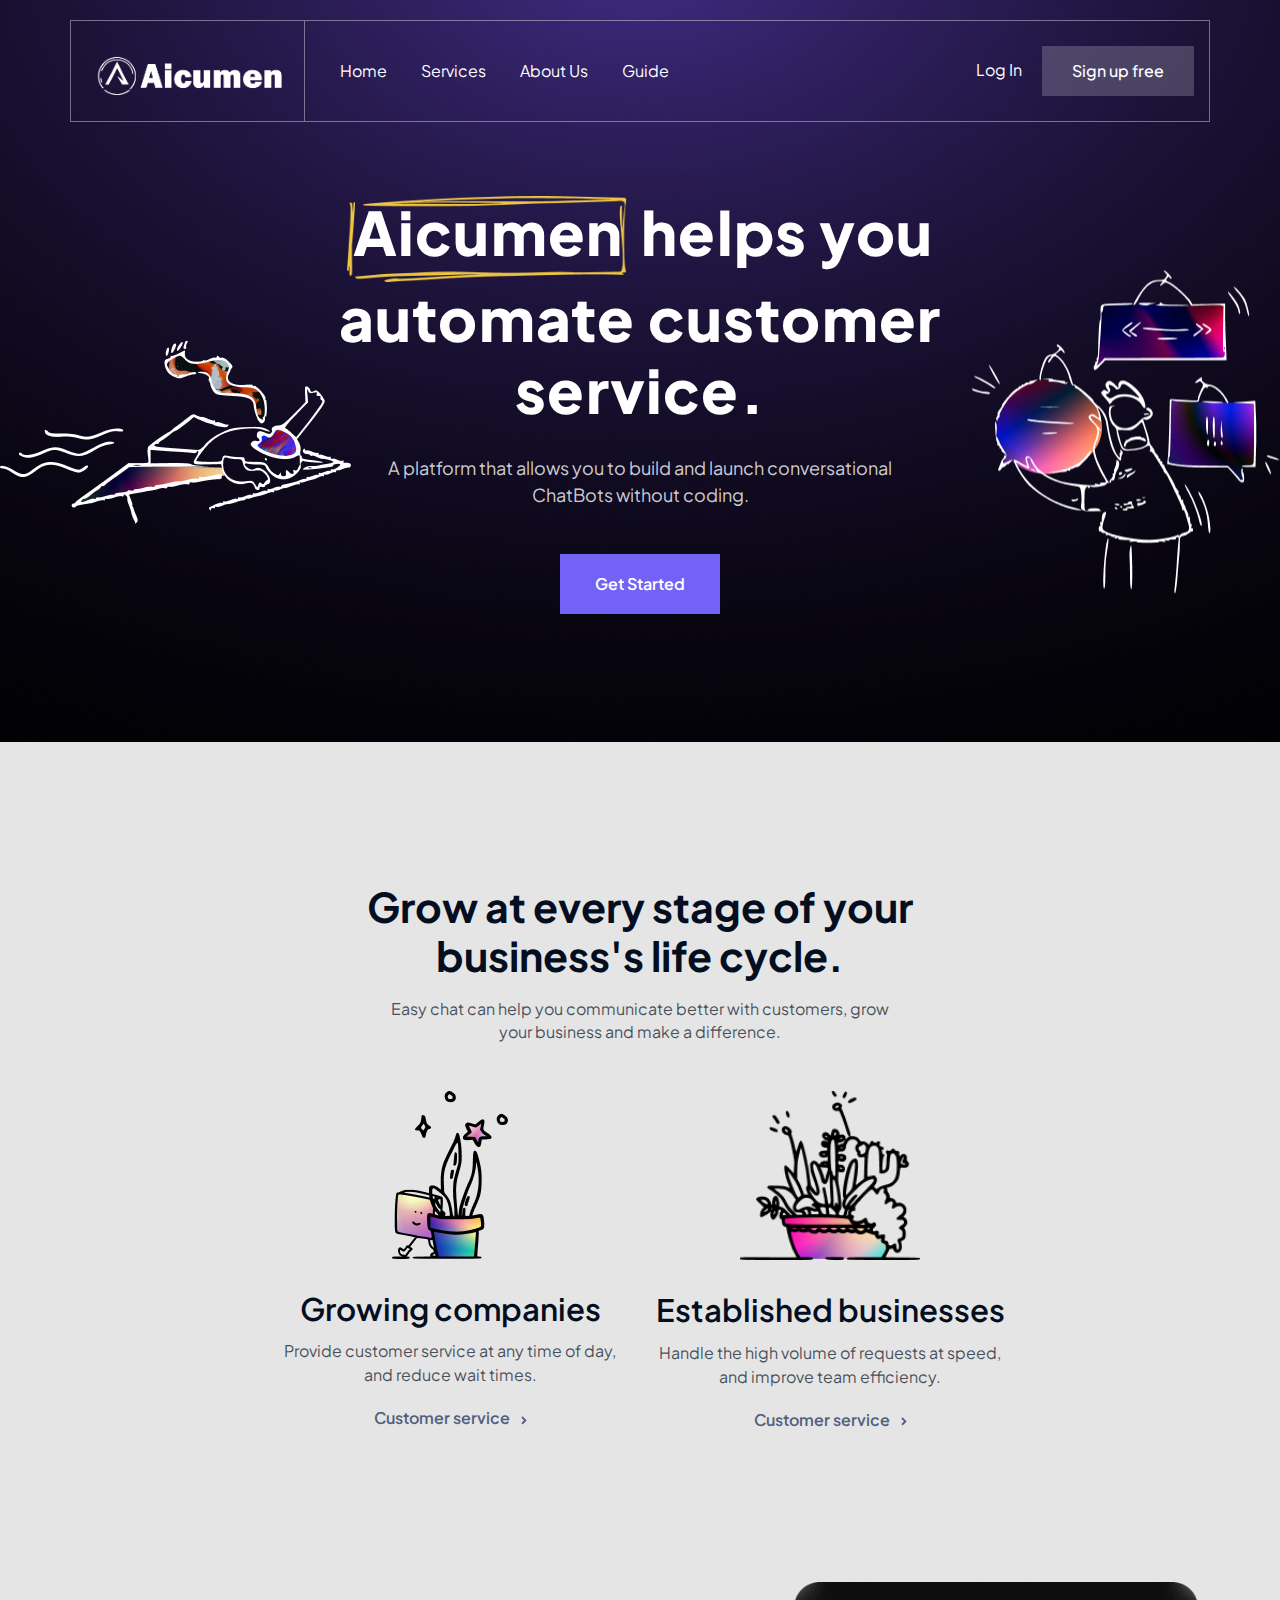
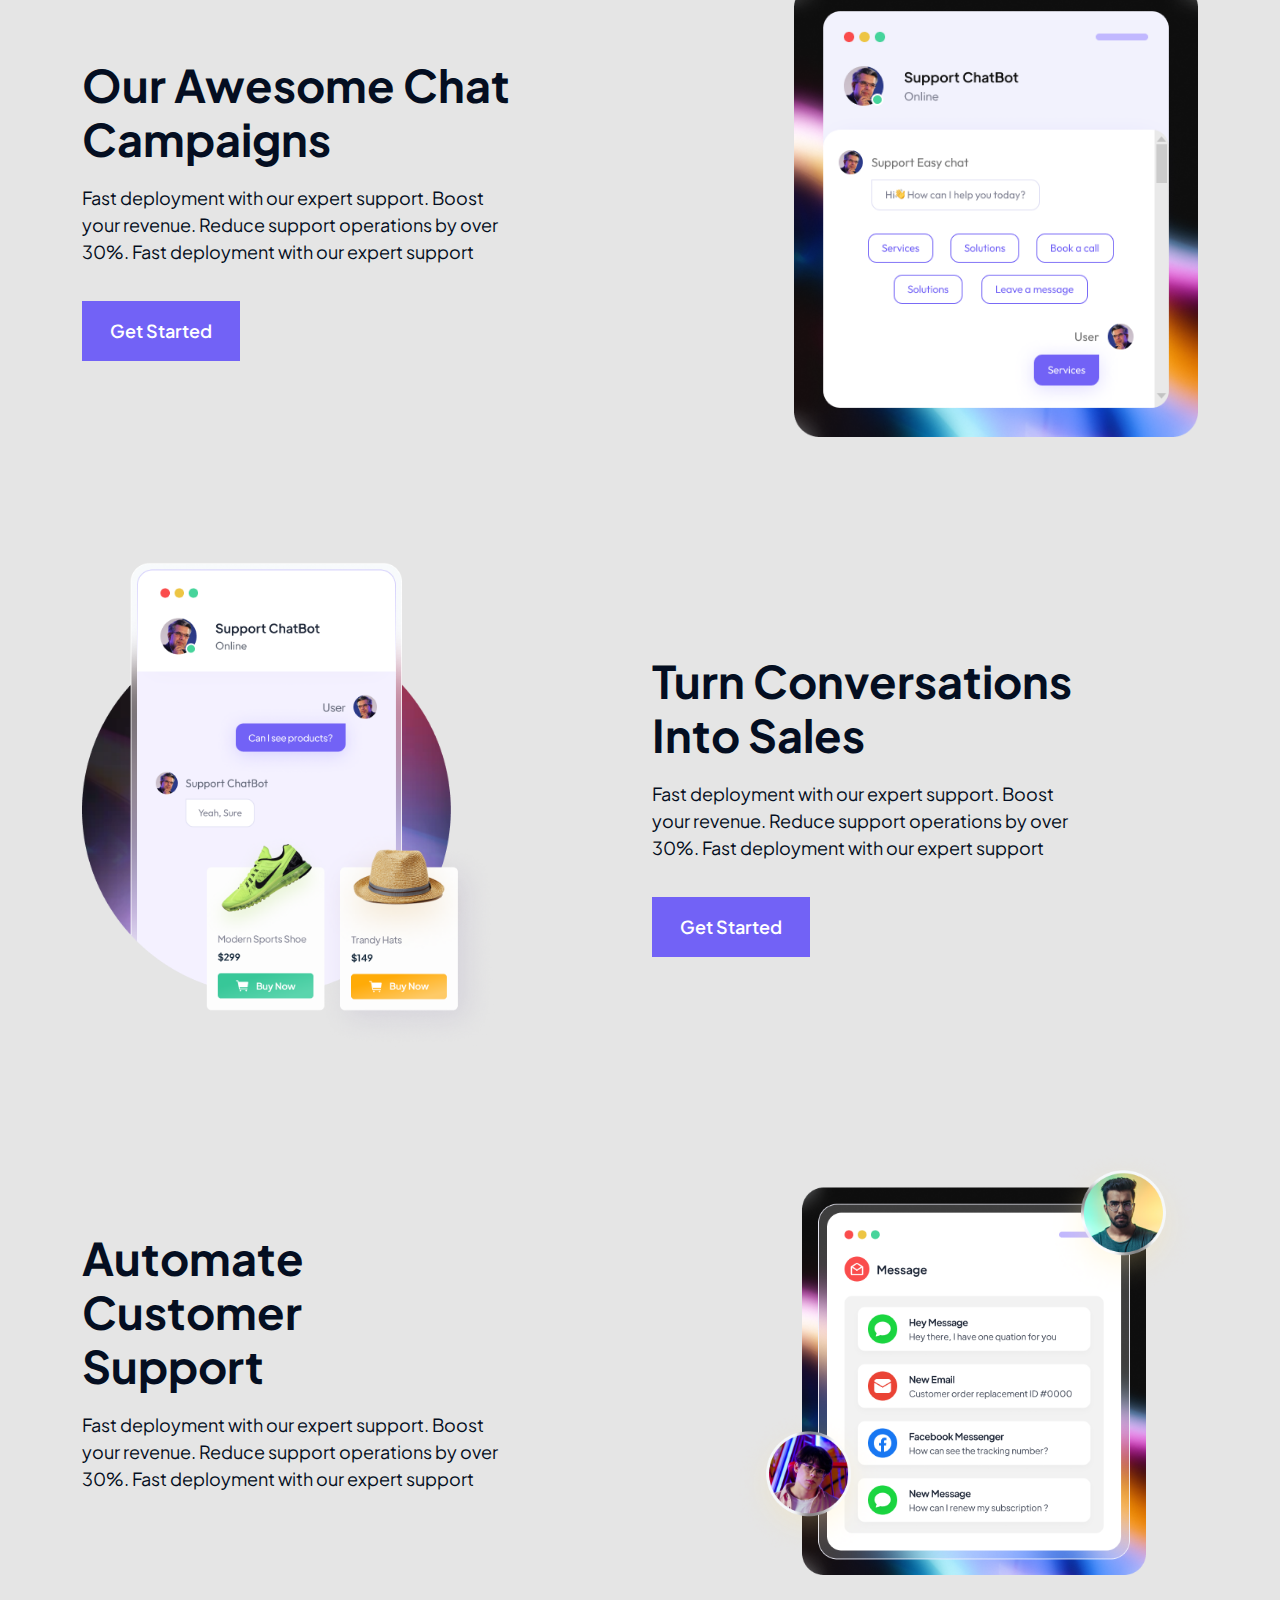
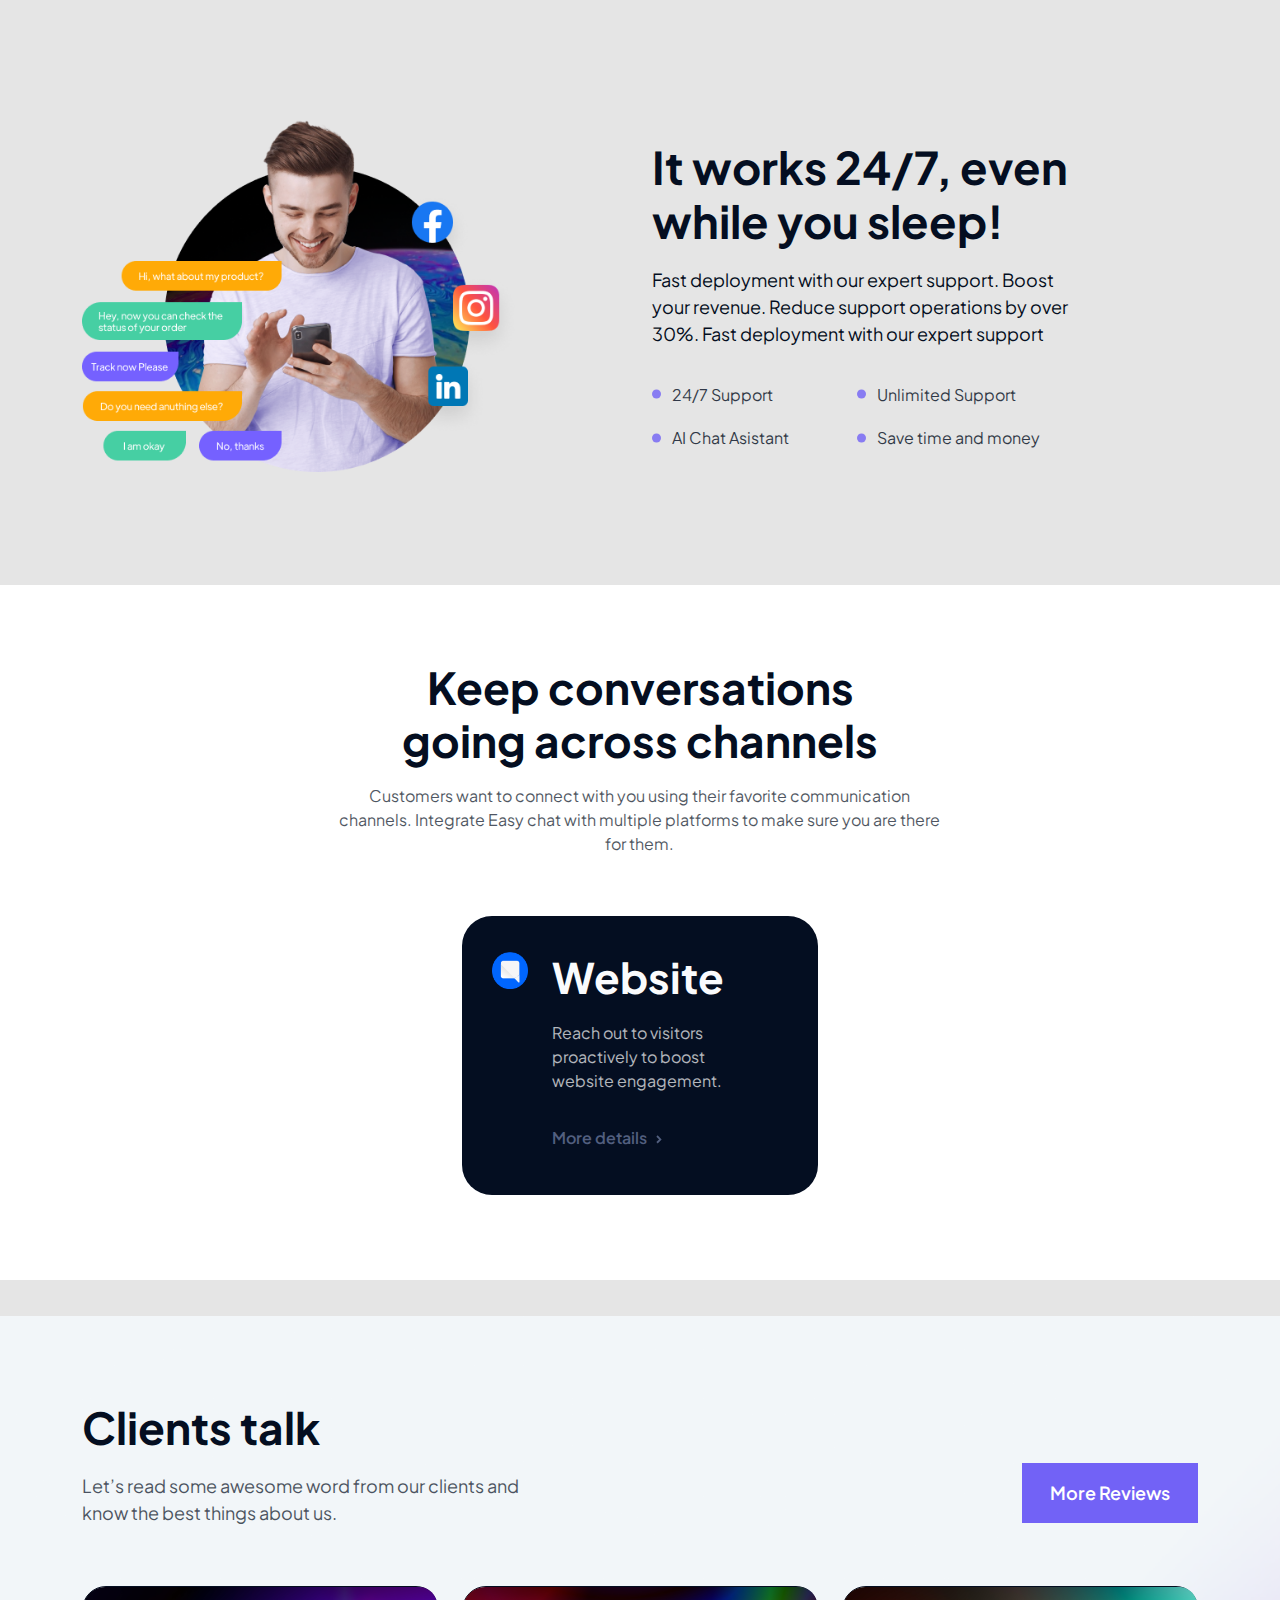
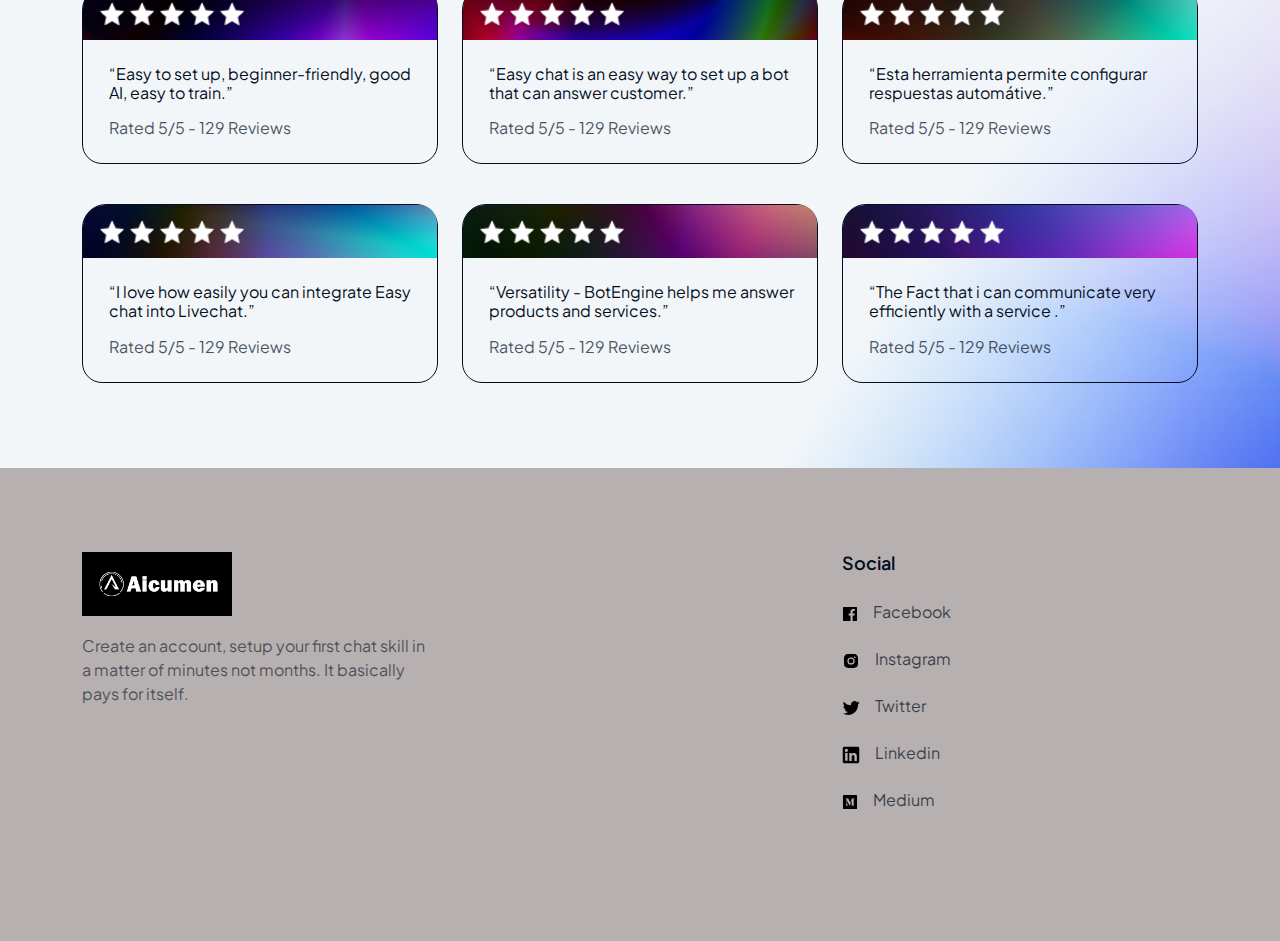
<file: index.html>
<!DOCTYPE html>
<html lang="en">

<head>
   <meta charset="UTF-8">
   <meta http-equiv="X-UA-Compatible" content="IE=edge">
   <meta name="viewport" content="width=device-width, initial-scale=1.0">
   <title>AicumenAI</title>
   <link rel="icon" href="logo/simple1.png" type="image/png">
   <!--fonts-->
   <link href="https://fonts.googleapis.com/css2?family=Plus+Jakarta+Sans:wght@300;400;500;600;700;800&display=swap"
      rel="stylesheet">
   <!--bootstrap css-->
   <link rel="stylesheet" href="assets/css/bootstrap.min.css">
   <!--custom css-->
   <link rel="stylesheet" href="assets/css/main.css">
</head>

<body>
   <!--header section starts from here-->
   <header class="_header_hero_wrapper">
      <nav class="navbar navbar-expand-lg navbar-light _header_hero_nav">
         <div class="container _header_hero_contain">
            <div class="_header_hero_logo">
               <a class="navbar-brand _header_hero_logo_link" href="#0">
                  <img class="logo" src="logo/simple.png" alt="logo">
               </a>
            </div>
            <button class="navbar-toggler" type="button" data-bs-toggle="collapse"
               data-bs-target="#navbarSupportedContent" aria-controls="navbarSupportedContent" aria-expanded="false"
               aria-label="Toggle navigation">
               <span class="navbar-toggler-icon _header_navbar_toggle_icon"></span>
            </button>
            <div class="collapse navbar-collapse _header_hero_navbar" id="navbarSupportedContent">
               <ul class="navbar-nav _header_hero_list">
                 
                  <li class="nav-item _header_hero_item">
                     <a href="#" class="_header_hero_li_link">Home</a>
                  </li>
                  <li class="nav-item _header_hero_item">
                     <a href="./services.html" class="_header_hero_li_link">Services</a>
                  </li>
                  <li class="nav-item _header_hero_item">
                     <a href="./aboutus.html" class="_header_hero_li_link">About Us</a>
                  </li>
                  <li class="nav-item _header_hero_item">
                     <a href="./guide.html" class="_header_hero_li_link">Guide</a>
                  </li>


               </ul>
               <ul class="navbar-nav _header_hero_r8_list">
                  <li class="nav-item dropdown _header_hero_r8_list_item1">
                     <button class="_header_hero_r8_list_login" onclick="window.open('https://dashboard.aicumen.cloud/', '_blank')">
                        Log In
                    </button>                    
                  </li>
                  <li class="nav-item dropdown _header_hero_r8_list_item">
                     <button class="_header_hero_btn2" onclick="window.open('https://dashboard.aicumen.cloud/', '_blank')">
                        Sign up free
                     </button>
                  </li>
               </ul>
            </div>
         </div>
      </nav>
      <div class="_header_hero_wrap">
         <div class="_header_hero_shape1">
            <img class="_header_hero_shape1_img" src="assets/img/header_shape1.png" alt="header_shape1">
         </div>
         <div class="_header_hero_shape2">
            <img class="_header_hero_shape2_img" src="assets/img/header_shape2.png" alt="header_shape2">
         </div>
         <div class="container">
            <div class="row _header_hero_top">
               <div class="col-xl-12 col-lg-12 col-12 col-sm-12 col-12">
                  <div class="_header_hero_top_content">
                     <h1 class="_header_hero_top_content_h1">
                        <span class="_header_hero_content_span">
                           <span class="_header_hero_span_bg"></span>
                           Aicumen
                        </span>
                        helps you automate customer service.
                     </h1>
                     <p class="_header_hero_top_content_p"> A platform that allows you to build and launch
                        conversational ChatBots without coding.</p>
                     <div class="_header_hero_form_grp">
                        <form class="_header_hero_top_content_button">

                           <button class="_header_hero_signup" onclick="window.open('https://dashboard.aicumen.cloud/', '_blank')">Get Started</button>
                        </form>
                        <!-- <div class="_header_hero_creditcard">
                              <div class="_header_credit_shape">
                                 <img src="assets/img/header_creditshape.png" alt="header_creditshape">
                              </div>
                              <p class="_header_credit_p">No creditcard required</p>
                           </div> -->
                     </div>
                  </div>
               </div>
            </div>
            
      </div>
   </header>
   <!--header section ends here-->
   <!--services chatbot wrapper starts from here-->
   <section class="_services_chatbot_wrapper">
      <div class="container">
         <div class="row">
            <div class="col-xl-12 col-lg-12 col-md-12 col-sm-12 col-12">
               <div class="_services_chatbot_title">
                  <h2 class="_services_chatbot_title_h2"> Grow at every stage of your business's life cycle.</h2>
                  <p class="_services_chatbot_title_p">Easy chat can help you communicate better with customers, grow
                     your business and make a difference.</p>
               </div>
            </div>
         </div>
         <div class="row justify-content-center">
            <div class="col-xl-4 col-lg-4 col-md-6 col-sm-6 col-12">
               <div class="_services_chatbot_single_box">
                  <div class="_services_chatbot_single_img1">
                     <div class="_services_chatbot_img_div1">
                        <img src="assets/img/services_img1.png" alt="services_img1">
                     </div>
                  </div>
                  <h4 class="_services_chatbot_single_h4">Growing companies</h4>
                  <p class="_servics_chatbot_single_p"> Provide customer service at any time of day, and reduce wait
                     times.</p>
                  <a class="_services_chatbot_single_link">
                     Customer service
                     <span class="_services_chatbot_single_span">
                        <svg xmlns="http://www.w3.org/2000/svg" width="6" height="9" fill="none" viewBox="0 0 6 9">
                           <path stroke="#525F7F" stroke-width="1.8" d="m1 1 3.375 3.375L1 7.75" />
                        </svg>
                     </span>
                  </a>
               </div>
            </div>
            <div class="col-xl-4 col-lg-4 col-md-6 col-sm-6 col-12">
               <div class="_services_chatbot_single_box">
                  <div class="_services_chatbot_single_img2">
                     <div class="_services_chatbot_img_div2">
                        <img src="assets/img/services_img2.png" alt="services_img2">
                     </div>
                  </div>
                  <h4 class="_services_chatbot_single_h4"> Established businesses</h4>
                  <p class="_servics_chatbot_single_p"> Handle the high volume of requests at speed, and improve team
                     efficiency.</p>
                  <a class="_services_chatbot_single_link">
                     Customer service
                     <span class="_services_chatbot_single_span">
                        <svg xmlns="http://www.w3.org/2000/svg" width="6" height="9" fill="none" viewBox="0 0 6 9">
                           <path stroke="#525F7F" stroke-width="1.8" d="m1 1 3.375 3.375L1 7.75" />
                        </svg>
                     </span>
                  </a>
               </div>
            </div>
         </div>
      </div>
   </section>
   <!--services chatbot wrapper ends from here-->
   <!--feature1 chatbot wrapper starts from here-->
   <section class="_feature1_chatbot_wrapper">
      <div class="container">
         <div class="row align-items-center _feature1_chatbot_row">
            <div class="col-xl-6 col-lg-6 col-md-6 col-sm-12 col-12">
               <div class="_feature1_chatbot_content">
                  <h2 class="_feature1_chatbot_content_h2">Our Awesome Chat Campaigns</h2>
                  <p class="_feature1_chatbot_content_p">Fast deployment with our expert support. Boost your revenue.
                     Reduce support operations by over 30%. Fast deployment with our expert support</p>
                  <div class="_feature1_chatbot_button">
                     <button class="_feature_chatbot_btn"  onclick="window.open('https://dashboard.aicumen.cloud/', '_blank')">Get Started</button>
                  </div>
               </div>
            </div>
            <div class="col-xl-6 col-lg-6 col-md-6 col-sm-12 col-12">
               <div class="_feature1_chatbot_content_img_div">
                  <img class="_feature1_Chatbot_img" src="assets/img/feature1_img.png" alt="feature1_img">
               </div>
            </div>
         </div>
      </div>
   </section>
   <!--feature1 chatbot wrapper ends from here-->
   <!--feature2 chatbot wrapper starts from here-->
   <section class="_feature2_chatbot_wrapper">
      <div class="container">
         <div class="row align-items-center _feature2_chatbot_row">
            <div class="col-xl-6 col-lg-6 col-md-6 col-sm-12 col-12">
               <div class="_feature2_chatbot_content_img_div">
                  <img class="_feature2_Chatbot_img" src="assets/img/feature2_img.png" alt="feature2_img">
               </div>
            </div>
            <div class="col-xl-6 col-lg-6 col-md-6 col-sm-12 col-12">
               <div class="_feature2_chatbot_content">
                  <h2 class="_feature2_chatbot_content_h2">Turn Conversations Into Sales</h2>
                  <p class="_feature2_chatbot_content_p">Fast deployment with our expert support. Boost your revenue.
                     Reduce support operations by over 30%. Fast deployment with our expert support</p>
                  <div class="_feature2_chatbot_button">
                     <button class="_feature_chatbot_btn"  onclick="window.open('https://dashboard.aicumen.cloud/', '_blank')" >Get Started</button>
                  </div>
               </div>
            </div>
         </div>
      </div>
   </section>
   <!--feature2 chatbot wrapper ends here-->
   <!--feature3 chatbot wrapper starts from here-->
   <section class="_feature3_chatbot_wrapper">
      <div class="container">
         <div class="row align-items-center _feature3_chatbot_row">
            <div class="col-xl-6 col-lg-6 col-md-6 col-sm-12 col-12">
               <div class="_feature3_chatbot_content">
                  <h2 class="_feature3_chatbot_content_h2">Automate Customer Support</h2>
                  <p class="_feature3_chatbot_content_p">Fast deployment with our expert support. Boost your revenue.
                     Reduce support operations by over 30%. Fast deployment with our expert support</p>
               </div>
            </div>
            <div class="col-xl-6 col-lg-6 col-md-6 col-sm-12 col-12">
               <div class="_feature3_chatbot_content_img_div">
                  <img class="_feature3_Chatbot_img" src="assets/img/feature3_img.png" alt="feature3_img">
               </div>
            </div>
         </div>
      </div>
   </section>
   <!--feature3 chatbot wrapper ends here-->
   <!--feature4 chatbot wrapper starts from here-->
   <section class="_feature4_chatbot_wrapper">
      <div class="container">
         <div class="row align-items-center _feature4_chatbot_row">
            <div class="col-xl-6 col-lg-6 col-md-6 col-sm-12 col-12">
               <div class="_feature4_chatbot_content_img_div">
                  <img class="_feature4_Chatbot_img" src="assets/img/feature4_img.png" alt="feature4_img">
               </div>
            </div>
            <div class="col-xl-6 col-lg-6 col-md-6 col-sm-12 col-12">
               <div class="_feature4_chatbot_content">
                  <h2 class="_feature4_chatbot_content_h2">It works 24/7, even while you sleep! </h2>
                  <p class="_feature4_chatbot_content_p">Fast deployment with our expert support. Boost your revenue.
                     Reduce support operations by over 30%. Fast deployment with our expert support</p>
                  <div class="_feature4_chatbot_list_group">
                     <ul class="_feature4_chatbot_list">
                        <li class="_feature4_chatbot_item">24/7 Support</li>
                        <li class="_feature4_chatbot_item">AI Chat Asistant</li>
                     </ul>
                     <ul class="_feature4_chatbot_list">
                        <li class="_feature4_chatbot_item">Unlimited Support</li>
                        <li class="_feature4_chatbot_item">Save time and money</li>
                     </ul>
                  </div>
               </div>
            </div>
         </div>
      </div>
   </section>
   <!--feature2 chatbot wrapper ends here-->
   <!--conversation chatbot wrapper starts from here-->
   <section class="_conversation_chatbot_wrappper">
      <div class="container">
         <div class="row">


            <div class="col-xl-12 col-lg-12 col-md-12 col-sm-12 col-12">
               <div class="_conversation_chatbot_title">
                  <h2 class="_conversation_chatbot_title_h2">Keep conversations going across channels</h2>
                  <p class="_conversation_chatbot_title_p">Customers want to connect with you using their favorite
                     communication channels. Integrate Easy chat with multiple platforms to make sure you are there for
                     them.</p>
               </div>
            </div>
         </div>
         <div class="row _conversation_row">
            <div class="col-xl-4 col-lg-4 col-md-6 col-sm-4-col-12">
               <div class="_conversation_chatbot_single">
                  <div class="_conversation_chatbot_logo">
                     <img src="assets/img/conversation_logo1.png" alt="conversation_logo1">
                  </div>
                  <div class="_conversation_chatbot_content">
                     <h3 class="_conversation_chatbot_content_h3">Website</h3>
                     <p class="_conversation_chatbot_content_p">Reach out to visitors proactively to boost website
                        engagement.</p>
                     <a class="_conversation_chatbot_content_link" href="#0">
                        More details
                        <span class="_conversation_chatbot_content_span">
                           <svg xmlns="http://www.w3.org/2000/svg" width="6" height="9" fill="none" viewBox="0 0 6 9">
                              <path stroke="#525F7F" stroke-width="1.8" d="m1 1 3.375 3.375L1 7.75" />
                           </svg>
                        </span>
                     </a>
                  </div>
               </div>
            </div>
            <!-- <div class="col-xl-4 col-lg-4 col-md-6 col-sm-4-col-12">
                  <div class="_conversation_chatbot_single">
                     <div class="_conversation_chatbot_logo">
                        <img src="assets/img/conversation_logo2.png" alt="conversation_logo2">
                     </div>
                     <div class="_conversation_chatbot_content">
                        <h3 class="_conversation_chatbot_content_h3">LiveChat</h3>
                        <p class="_conversation_chatbot_content_p">Support customers 24/7 to improve your customer satisfaction.</p>
                        <a class="_conversation_chatbot_content_link" href="#0">
                           More details
                           <span class="_conversation_chatbot_content_span">
                              <svg xmlns="http://www.w3.org/2000/svg" width="6" height="9" fill="none" viewBox="0 0 6 9">
                                 <path stroke="#525F7F" stroke-width="1.8" d="m1 1 3.375 3.375L1 7.75"/>
                              </svg>                               
                           </span>
                        </a>
                     </div>
                  </div>
               </div>
               <div class="col-xl-4 col-lg-4 col-md-6 col-sm-4-col-12">
                  <div class="_conversation_chatbot_single">
                     <div class="_conversation_chatbot_logo">
                        <img src="assets/img/conversation_logo3.png" alt="conversation_logo3">
                     </div>
                     <div class="_conversation_chatbot_content">
                        <h3 class="_conversation_chatbot_content_h3">Messenger</h3>
                        <p class="_conversation_chatbot_content_p">Connect with Messenger users in real time to grow your audience.</p>
                        <a class="_conversation_chatbot_content_link" href="#0">
                           More details
                           <span class="_conversation_chatbot_content_span">
                              <svg xmlns="http://www.w3.org/2000/svg" width="6" height="9" fill="none" viewBox="0 0 6 9">
                                 <path stroke="#525F7F" stroke-width="1.8" d="m1 1 3.375 3.375L1 7.75"/>
                              </svg>                               
                           </span>
                        </a>
                     </div>
                  </div>
               </div> -->
         </div>
      </div>
   </section>





   <!-- <section class="_conversation_chatbot_wrappper">
      <div class="container">
         <div class="row">
            <div class="col-xl-12 col-lg-12 col-md-12 col-sm-12 col-12">
               <div class="_conversation_chatbot_title">
                  <h2 class="_conversation_chatbot_title_h2">About us</h2>
                  <h2 class="_conversation_chatbot_title_h4">Empowering businesses to achieve unparalleled efficiency through innovative AI solutions.</h2>
                  <p class="_conversation_chatbot_title_p">Our mission is to provide innovative AI solutions that empower businesses and individuals to achieve their goals with efficiency and ease. We believe in the power of technology to transform lives and industries, and we are dedicated to delivering exceptional products and services to our clients.</p>
               </div>
            </div>
         </div>
         
      </div>
      
   </section> -->


   <!--conversation chatbot wrapper ends from here-->
   <!--testimonial chatbot wrapper starts from here-->
   <section class="_testimonial_chatbot_wrapper">
      <div class="container">
         <div class="row align-items-center">
            <div class="col-xl-6 col-lg-6 col-md-6 col-sm-6 col-12">
               <div class="_testimonial_chatbot_title">
                  <h2 class="_testimonial_chatbot_title_h2">Clients talk</h2>
                  <p class="_testimonial_chatbot_title_p">Let’s read some awesome word from our clients and know the
                     best things about us.</p>
               </div>
            </div>
            <div class="col-xl-6 col-lg-6 col-md-6 col-sm-6 col-12">
               <div class="_testimonial_chatbot_button">
                  <button class="_testimonial_chatbot_btn">More Reviews</button>
               </div>
            </div>
         </div>
         <div class="row">
            <div class="col-xl-4 col-lg-4 col-md-6 col-sm-6 col-12">
               <div class="_testimonial_chatbot_single_div1">
                  <div class="_testimonial_chatbot_single">
                     <div class="_testimonial_chatbot_single_top1">
                        <ul class="_testimonial_chatbot_single_list">
                           <li class="_testimonial_chatbot_single_item">
                              <img class="_testimonial_chatbot_single_img" src="assets/img/testimonial_star.png"
                                 alt="testimonial_star">
                           </li>
                           <li class="_testimonial_chatbot_single_item">
                              <img class="_testimonial_chatbot_single_img" src="assets/img/testimonial_star.png"
                                 alt="testimonial_star">
                           </li>
                           <li class="_testimonial_chatbot_single_item">
                              <img class="_testimonial_chatbot_single_img" src="assets/img/testimonial_star.png"
                                 alt="testimonial_star">
                           </li>
                           <li class="_testimonial_chatbot_single_item">
                              <img class="_testimonial_chatbot_single_img" src="assets/img/testimonial_star.png"
                                 alt="testimonial_star">
                           </li>
                           <li class="_testimonial_chatbot_single_item">
                              <img class="_testimonial_chatbot_single_img" src="assets/img/testimonial_star.png"
                                 alt="testimonial_star">
                           </li>
                        </ul>
                     </div>
                     <div class="_testimonial_chatbot_single_bottom">
                        <p class="_testimonial_chatbot_single_p">“Easy to set up, beginner-friendly, good AI, easy to
                           train.”</p>
                        <span class="_testimonial_chatbot_single_span">Rated 5/5 - 129 Reviews</span>
                     </div>
                  </div>
               </div>
            </div>
            <div class="col-xl-4 col-lg-4 col-md-6 col-sm-6 col-12">
               <div class="_testimonial_chatbot_single_div2">
                  <div class="_testimonial_chatbot_single">
                     <div class="_testimonial_chatbot_single_top2">
                        <ul class="_testimonial_chatbot_single_list">
                           <li class="_testimonial_chatbot_single_item">
                              <img class="_testimonial_chatbot_single_img" src="assets/img/testimonial_star.png"
                                 alt="testimonial_star">
                           </li>
                           <li class="_testimonial_chatbot_single_item">
                              <img class="_testimonial_chatbot_single_img" src="assets/img/testimonial_star.png"
                                 alt="testimonial_star">
                           </li>
                           <li class="_testimonial_chatbot_single_item">
                              <img class="_testimonial_chatbot_single_img" src="assets/img/testimonial_star.png"
                                 alt="testimonial_star">
                           </li>
                           <li class="_testimonial_chatbot_single_item">
                              <img class="_testimonial_chatbot_single_img" src="assets/img/testimonial_star.png"
                                 alt="testimonial_star">
                           </li>
                           <li class="_testimonial_chatbot_single_item">
                              <img class="_testimonial_chatbot_single_img" src="assets/img/testimonial_star.png"
                                 alt="testimonial_star">
                           </li>
                        </ul>
                     </div>
                     <div class="_testimonial_chatbot_single_bottom">
                        <p class="_testimonial_chatbot_single_p">“Easy chat is an easy way to set up a bot that can
                           answer customer.”</p>
                        <span class="_testimonial_chatbot_single_span">Rated 5/5 - 129 Reviews</span>
                     </div>
                  </div>
               </div>
            </div>
            <div class="col-xl-4 col-lg-4 col-md-6 col-sm-6 col-12">
               <div class="_testimonial_chatbot_single_div3">
                  <div class="_testimonial_chatbot_single">
                     <div class="_testimonial_chatbot_single_top3">
                        <ul class="_testimonial_chatbot_single_list">
                           <li class="_testimonial_chatbot_single_item">
                              <img class="_testimonial_chatbot_single_img" src="assets/img/testimonial_star.png"
                                 alt="testimonial_star">
                           </li>
                           <li class="_testimonial_chatbot_single_item">
                              <img class="_testimonial_chatbot_single_img" src="assets/img/testimonial_star.png"
                                 alt="testimonial_star">
                           </li>
                           <li class="_testimonial_chatbot_single_item">
                              <img class="_testimonial_chatbot_single_img" src="assets/img/testimonial_star.png"
                                 alt="testimonial_star">
                           </li>
                           <li class="_testimonial_chatbot_single_item">
                              <img class="_testimonial_chatbot_single_img" src="assets/img/testimonial_star.png"
                                 alt="testimonial_star">
                           </li>
                           <li class="_testimonial_chatbot_single_item">
                              <img class="_testimonial_chatbot_single_img" src="assets/img/testimonial_star.png"
                                 alt="testimonial_star">
                           </li>
                        </ul>
                     </div>
                     <div class="_testimonial_chatbot_single_bottom">
                        <p class="_testimonial_chatbot_single_p">“Esta herramienta permite configurar respuestas
                           automátive.”</p>
                        <span class="_testimonial_chatbot_single_span">Rated 5/5 - 129 Reviews</span>
                     </div>
                  </div>
               </div>
            </div>
            <div class="col-xl-4 col-lg-4 col-md-6 col-sm-6 col-12">
               <div class="_testimonial_chatbot_single_div4">
                  <div class="_testimonial_chatbot_single">
                     <div class="_testimonial_chatbot_single_top4">
                        <ul class="_testimonial_chatbot_single_list">
                           <li class="_testimonial_chatbot_single_item">
                              <img class="_testimonial_chatbot_single_img" src="assets/img/testimonial_star.png"
                                 alt="testimonial_star">
                           </li>
                           <li class="_testimonial_chatbot_single_item">
                              <img class="_testimonial_chatbot_single_img" src="assets/img/testimonial_star.png"
                                 alt="testimonial_star">
                           </li>
                           <li class="_testimonial_chatbot_single_item">
                              <img class="_testimonial_chatbot_single_img" src="assets/img/testimonial_star.png"
                                 alt="testimonial_star">
                           </li>
                           <li class="_testimonial_chatbot_single_item">
                              <img class="_testimonial_chatbot_single_img" src="assets/img/testimonial_star.png"
                                 alt="testimonial_star">
                           </li>
                           <li class="_testimonial_chatbot_single_item">
                              <img class="_testimonial_chatbot_single_img" src="assets/img/testimonial_star.png"
                                 alt="testimonial_star">
                           </li>
                        </ul>
                     </div>
                     <div class="_testimonial_chatbot_single_bottom">
                        <p class="_testimonial_chatbot_single_p">“I love how easily you can integrate Easy chat into
                           Livechat.”</p>
                        <span class="_testimonial_chatbot_single_span">Rated 5/5 - 129 Reviews</span>
                     </div>
                  </div>
               </div>
            </div>
            <div class="col-xl-4 col-lg-4 col-md-6 col-sm-6 col-12">
               <div class="_testimonial_chatbot_single_div5">
                  <div class="_testimonial_chatbot_single">
                     <div class="_testimonial_chatbot_single_top5">
                        <ul class="_testimonial_chatbot_single_list">
                           <li class="_testimonial_chatbot_single_item">
                              <img class="_testimonial_chatbot_single_img" src="assets/img/testimonial_star.png"
                                 alt="testimonial_star">
                           </li>
                           <li class="_testimonial_chatbot_single_item">
                              <img class="_testimonial_chatbot_single_img" src="assets/img/testimonial_star.png"
                                 alt="testimonial_star">
                           </li>
                           <li class="_testimonial_chatbot_single_item">
                              <img class="_testimonial_chatbot_single_img" src="assets/img/testimonial_star.png"
                                 alt="testimonial_star">
                           </li>
                           <li class="_testimonial_chatbot_single_item">
                              <img class="_testimonial_chatbot_single_img" src="assets/img/testimonial_star.png"
                                 alt="testimonial_star">
                           </li>
                           <li class="_testimonial_chatbot_single_item">
                              <img class="_testimonial_chatbot_single_img" src="assets/img/testimonial_star.png"
                                 alt="testimonial_star">
                           </li>
                        </ul>
                     </div>
                     <div class="_testimonial_chatbot_single_bottom">
                        <p class="_testimonial_chatbot_single_p">“Versatility - BotEngine helps me answer products and
                           services.”</p>
                        <span class="_testimonial_chatbot_single_span">Rated 5/5 - 129 Reviews</span>
                     </div>
                  </div>
               </div>
            </div>
            <div class="col-xl-4 col-lg-4 col-md-6 col-sm-6 col-12">
               <div class="_testimonial_chatbot_single_div6">
                  <div class="_testimonial_chatbot_single">
                     <div class="_testimonial_chatbot_single_top6">
                        <ul class="_testimonial_chatbot_single_list">
                           <li class="_testimonial_chatbot_single_item">
                              <img class="_testimonial_chatbot_single_img" src="assets/img/testimonial_star.png"
                                 alt="testimonial_star">
                           </li>
                           <li class="_testimonial_chatbot_single_item">
                              <img class="_testimonial_chatbot_single_img" src="assets/img/testimonial_star.png"
                                 alt="testimonial_star">
                           </li>
                           <li class="_testimonial_chatbot_single_item">
                              <img class="_testimonial_chatbot_single_img" src="assets/img/testimonial_star.png"
                                 alt="testimonial_star">
                           </li>
                           <li class="_testimonial_chatbot_single_item">
                              <img class="_testimonial_chatbot_single_img" src="assets/img/testimonial_star.png"
                                 alt="testimonial_star">
                           </li>
                           <li class="_testimonial_chatbot_single_item">
                              <img class="_testimonial_chatbot_single_img" src="assets/img/testimonial_star.png"
                                 alt="testimonial_star">
                           </li>
                        </ul>
                     </div>
                     <div class="_testimonial_chatbot_single_bottom">
                        <p class="_testimonial_chatbot_single_p">“The Fact that i can communicate very efficiently with
                           a service .”</p>
                        <span class="_testimonial_chatbot_single_span">Rated 5/5 - 129 Reviews</span>
                     </div>
                  </div>
               </div>
            </div>
         </div>
      </div>
   </section>
   <!-- testimonial chatbot wrapper ends from here-->
   <!--cta chatbot wrapper starts from here-->
   <!-- <section class="_cta_chatbot_wrapper">
         <div class="container">
            <div class="row">
               <div class="col-xl-12 col-lg-12 col-md-12 col-sm-12 col-12">
                  <div class="_cta_chatbot_content">
                     <div class="_cta_chatbot_title">
                        <h2 class="_cta_chatbot_title_h2">Subscribe our newsletter</h2>
                        <p class="_cta_chatbot_title_p">Create an account, setup your first chat skill in a matter of minutes not months. It basically pays for itself.</p>
                     </div>
                     <form class="_cta_chatbot_content_button">
                        <div class="_cta_chatbot_content_input_grp">
                           <input class="_cta_chatbot_content_input" type="email" placeholder="Enter your email">
                        </div>
                        <button class="_cta_chatbot_content_signup">Sign up free</button>
                     </form>
                  </div>
               </div>
            </div>
         </div>
      </section> -->
   <!--cta chatbot wrapper ends here -->
   <!--footer chatbot wrapper starts from here-->
   <footer class="_footer_chatbot_wrapper">
      <div class="container">
         <div class="_footer_chatbot_top">
            <div class="row">
               <div class="col-xl-6 col-lg-5 col-md-12 col-sm-12 col-12">
                  <div class="_footer_chatbot_logo_content">
                     <a class="_footer_chatbot_logo" href="#0">
                        <img src="logo/simple2.png" alt="footer_logo">
                     </a>
                     <p class="_footer_chatbot_logo_p">Create an account, setup your first chat skill in a matter of
                        minutes not months. It basically pays for itself.</p>
                  </div>
               </div>
               <div class="col-xl-6 col-lg-7 col-md-12 col-sm-12 col-12">
                  <div class="row">
                     <div class="col-xl-4 col-lg-4 col-md-4 col-sm-4 col-4">
                        <div class="_footer_chatbot_list_box1">
                           <div class="_footer_chatbot_media_content">
                              <h5 class="footer_chatbot_single_h5">Social</h5>
                              <ul class="footer_chatbot_media_list">
                                 <li class="footer_chatbot_media_item">
                                    <a href="#" class="footer_chatbot_media_link">
                                       <span class="footer_chatbot_media_span">
                                          <svg xmlns="http://www.w3.org/2000/svg" width="16" height="16" fill="none"
                                             viewBox="0 0 16 16">
                                             <path fill="#000"
                                                d="M14.469.969H1.53a.562.562 0 0 0-.562.562V14.47c0 .31.251.562.562.562h12.94a.562.562 0 0 0 .562-.562V1.53a.562.562 0 0 0-.562-.56Zm-1.624 4.104H11.72c-.88 0-1.05.419-1.05 1.034v1.355h2.102l-.275 2.122H10.67v5.447H8.478V9.586H6.645V7.462h1.833V5.898c0-1.816 1.11-2.806 2.73-2.806.777 0 1.443.058 1.638.085v1.896h-.002Z" />
                                          </svg>
                                       </span>
                                    </a>
                                    <span class="footer_chatbot_media_span2">Facebook</span>
                                 </li>
                                 <li class="footer_chatbot_media_item">
                                    <a href="#" class="footer_chatbot_media_link">
                                       <span class="footer_chatbot_media_span">
                                          <svg xmlns="http://www.w3.org/2000/svg" width="18" height="18" fill="none"
                                             viewBox="0 0 18 18">
                                             <path fill="#000"
                                                d="M9 6.657A2.348 2.348 0 0 0 6.657 9 2.348 2.348 0 0 0 9 11.343 2.348 2.348 0 0 0 11.344 9 2.348 2.348 0 0 0 9 6.657ZM16.028 9c0-.97.009-1.932-.046-2.9-.054-1.125-.31-2.124-1.133-2.946-.825-.825-1.822-1.08-2.947-1.134-.97-.055-1.931-.046-2.9-.046-.97 0-1.932-.009-2.9.046-1.125.054-2.124.311-2.946 1.134-.825.824-1.08 1.82-1.134 2.946-.055.97-.046 1.932-.046 2.9 0 .969-.009 1.932.046 2.9.054 1.125.31 2.124 1.134 2.947.824.824 1.82 1.079 2.946 1.133.97.055 1.932.046 2.9.046.97 0 1.932.009 2.9-.046 1.126-.054 2.124-.31 2.947-1.133.824-.825 1.079-1.822 1.133-2.947.057-.968.046-1.93.046-2.9ZM9 12.605A3.6 3.6 0 0 1 5.395 9 3.6 3.6 0 0 1 9 5.395 3.6 3.6 0 0 1 12.606 9 3.6 3.6 0 0 1 9 12.605Zm3.753-6.516a.84.84 0 1 1 0-1.684.84.84 0 1 1 0 1.684Z" />
                                          </svg>
                                       </span>
                                    </a>
                                    <span class="footer_chatbot_media_span2">Instagram</span>
                                 </li>
                                 <li class="footer_chatbot_media_item">
                                    <a href="#" class="footer_chatbot_media_link">
                                       <span class="footer_chatbot_media_span">
                                          <svg xmlns="http://www.w3.org/2000/svg" width="18" height="14" fill="none"
                                             viewBox="0 0 18 14">
                                             <path fill="#000"
                                                d="M17.733 1.703a6.996 6.996 0 0 1-2.007.55A3.503 3.503 0 0 0 17.262.318a6.975 6.975 0 0 1-2.218.847A3.495 3.495 0 0 0 9.09 4.354 9.922 9.922 0 0 1 1.89.703a3.492 3.492 0 0 0-.06 3.405c.27.508.663.94 1.141 1.26a3.485 3.485 0 0 1-1.582-.437v.045A3.495 3.495 0 0 0 4.19 8.402a3.52 3.52 0 0 1-1.578.06 3.496 3.496 0 0 0 3.264 2.425 7.01 7.01 0 0 1-5.174 1.448 9.88 9.88 0 0 0 5.355 1.57C12.486 13.904 16 8.58 16 3.963c0-.15-.003-.302-.01-.452a7.103 7.103 0 0 0 1.742-1.807l.002-.002Z" />
                                          </svg>
                                       </span>
                                    </a>
                                    <span class="footer_chatbot_media_span2">Twitter</span>

                                 </li>
                                 <li class="footer_chatbot_media_item">
                                    <a href="#" class="footer_chatbot_media_link">
                                       <span class="footer_chatbot_media_span">
                                          <svg xmlns="http://www.w3.org/2000/svg" width="18" height="18" fill="none"
                                             viewBox="0 0 18 18">
                                             <path fill="#000" fill-rule="evenodd"
                                                d="M.75 2.128A1.378 1.378 0 0 1 2.128.75H15.87a1.378 1.378 0 0 1 1.38 1.378V15.87a1.378 1.378 0 0 1-1.38 1.38H2.129A1.379 1.379 0 0 1 .75 15.87V2.129Zm6.531 4.913h2.234v1.122c.323-.645 1.148-1.226 2.387-1.226 2.377 0 2.94 1.285 2.94 3.642v4.367h-2.405v-3.83c0-1.342-.322-2.1-1.141-2.1-1.136 0-1.609.817-1.609 2.1v3.83H7.281V7.041Zm-4.125 7.802h2.406V6.938H3.156v7.905ZM5.906 4.36a1.547 1.547 0 1 1-3.093.068 1.547 1.547 0 0 1 3.093-.068Z"
                                                clip-rule="evenodd" />
                                          </svg>
                                       </span>
                                    </a>
                                    <span class="footer_chatbot_media_span2">Linkedin</span>

                                 </li>
                                 <li class="footer_chatbot_media_item">
                                    <a href="#" class="footer_chatbot_media_link">
                                       <span class="footer_chatbot_media_span">
                                          <svg xmlns="http://www.w3.org/2000/svg" width="16" height="16" fill="none"
                                             viewBox="0 0 16 16">
                                             <path fill="#000"
                                                d="M14.469.969H1.53a.562.562 0 0 0-.562.562V14.47c0 .31.251.562.562.562h12.94a.562.562 0 0 0 .562-.562V1.53a.562.562 0 0 0-.562-.56ZM12.5 4.585l-.717.687a.208.208 0 0 0-.081.2v5.058a.205.205 0 0 0 .08.2l.704.687v.153h-3.53v-.146l.726-.705c.072-.072.072-.093.072-.2V6.427l-2.021 5.126H7.46L5.108 6.426v3.436c-.02.144.03.29.132.394l.946 1.144v.153H3.5V11.4l.946-1.144a.459.459 0 0 0 .123-.394V5.891a.34.34 0 0 0-.115-.294l-.84-1.012v-.153h2.61l2.015 4.42 1.774-4.417H12.5v.15Z" />
                                          </svg>
                                       </span>
                                    </a>
                                    <span class="footer_chatbot_media_span2"> Medium</span>

                                 </li>
                              </ul>
                           </div>
                        </div>
                     </div>
                  </div>
                  <!-- <div class="col-xl-4 col-lg-4 col-md-4 col-sm-4 col-4">
                           <div class="footer_chatbot_single_content">
                              <h5 class="footer_chatbot_single_h5">Solutions</h5>
                              <ul class="footer_chatbot_single_list">
                                 <li class="footer_chatbot_single_item">
                                    <a class="footer_chatbot_single_link" href="#0">Marketing</a>
                                 </li>
                                 <li class="footer_chatbot_single_item">
                                    <a class="footer_chatbot_single_link" href="#0">Customer Support
                                    </a>
                                 </li>
                                 <li class="footer_chatbot_single_item">
                                    <a class="footer_chatbot_single_link" href="#0">Sales</a>
                                 </li>
                                 <li class="footer_chatbot_single_item">
                                    <a class="footer_chatbot_single_link" href="#0">Education</a>
                                 </li>
                              </ul>
                           </div>
                        </div>
                        <div class="col-xl-4 col-lg-4 col-md-4 col-sm-4 col-4">
                           <div class="footer_chatbot_single_content">
                              <h5 class="footer_chatbot_single_h5">Integrations</h5>
                              <ul class="footer_chatbot_single_list">
                                 <li class="footer_chatbot_single_item">
                                    <a class="footer_chatbot_single_link" href="#0">Chat Widget
                                    </a>
                                 </li>
                                 <li class="footer_chatbot_single_item">
                                    <a class="footer_chatbot_single_link" href="#0">LiveChat
                                    </a>
                                 </li>
                                 <li class="footer_chatbot_single_item">
                                    <a class="footer_chatbot_single_link" href="#0">Shopify</a>
                                 </li>
                                 <li class="footer_chatbot_single_item">
                                    <a class="footer_chatbot_single_link" href="#0">WordPress</a>
                                 </li>
                              </ul>
                           </div>
          

                        </div> -->
               </div>
            </div>
         </div>
         <div class="row _footer_media_row">
            <div class="col-xl-6 col-lg-5 col-md-4 col-sm-4 col-6">

            </div>
            <div class="col-xl-6 col-lg-7 col-md-8 col-sm-8 col-6">
               <div class="row">
                  <div class="col-xl-4 col-lg-4 col-md-5 col-sm-5 col-12">
                     <!-- <div class="footer_chatbot_single_content">
                              <h5 class="footer_chatbot_single_h5">Resources</h5>
                              <ul class="footer_chatbot_single_list">
                                 <li class="footer_chatbot_single_item">
                                    <a class="footer_chatbot_single_link" href="#0">Help Center
                                    </a>
                                 </li>
                                 <li class="footer_chatbot_single_item">
                                    <a class="footer_chatbot_single_link" href="#0">API & Developers
                                    </a>
                                 </li>
                                 <li class="footer_chatbot_single_item">
                                    <a class="footer_chatbot_single_link" href="#0">Easy chat Academy</a>
                                 </li>
                                 <li class="footer_chatbot_single_item">
                                    <a class="footer_chatbot_single_link" href="#0">Blog</a>
                                 </li>
                              </ul>
                           </div> -->


                  </div>
                  <!-- <div class="col-xl-4 col-lg-4 col-md-5 col-sm-5 col-12">
                           <div class="footer_chatbot_single_content">
                              <h5 class="footer_chatbot_single_h5">Company</h5>
                              <ul class="footer_chatbot_single_list">
                                 <li class="footer_chatbot_single_item">
                                    <a class="footer_chatbot_single_link" href="#0">Partner Program</a>
                                 </li>
                                 <li class="footer_chatbot_single_item">
                                    <a class="footer_chatbot_single_link" href="#0">Careers
                                    </a>
                                 </li>
                                 <li class="footer_chatbot_single_item">
                                    <a class="footer_chatbot_single_link" href="#0">Press</a>
                                 </li>
                                 <li class="footer_chatbot_single_item">
                                    <a class="footer_chatbot_single_link" href="#0">Security</a>
                                 </li>
                              </ul>
                           </div>
                        </div> -->
               </div>
            </div>
         </div>
      </div>
      <!-- <div class="_footer_chatbot_bottom">
               <div class="row">
                  <div class="col-xl-6 col-lg-5 col-md-6 col-sm-6 col-12">
                     <ul class="_footer_chatbot_bottom_list">
                        <li class="_footer_chatbot_bottom_item">
                           <a href="#0" class="_footer_chatbot_bottom_link">Term & Condition</a>
                        </li>
                        <li class="_footer_chatbot_bottom_item">
                           <a href="#0" class="_footer_chatbot_bottom_link">Privacy & Policy</a>
                        </li>
                     </ul>
                  </div>
                  <div class="col-xl-6 col-lg-7 col-md-6 col-sm-6 col-12">
                     <div class="_footer_chetbot_copyright">
                        <a href="#0" class="_footer_chetbot_copyright_link">
                           ©UIHUT.COM
                        </a>
                     </div>
                  </div>
               </div>
            </div> -->
      </div>
   </footer>
   <!--footer chatbot wrapper ends fhere-->
   <!--bootstrap js-->
   <script src="assets/js/bootstrap.min.js">
      
   </script>
   <script>
      window.config = {
          chatbotId: "chatbot_uX4OtJUOPx5Qn6Do3N4B",
          accessToken: "vzUqgH2zJl2O3pEkTVQQBDKEeDYmH9SeteneZBALtsE3lhTD1JdMY5hI8vmlXHCwSsJhaz5Z2imVQeXsFhmzbcR6ub",
          userId: "user_zlXpabuXUfjy8hZnfsgG"
      };
  </script>
  <script src="https://dashboard.aicumen.cloud/widget/server_chatbot.js" defer></script>
</body>

</html>
</file>
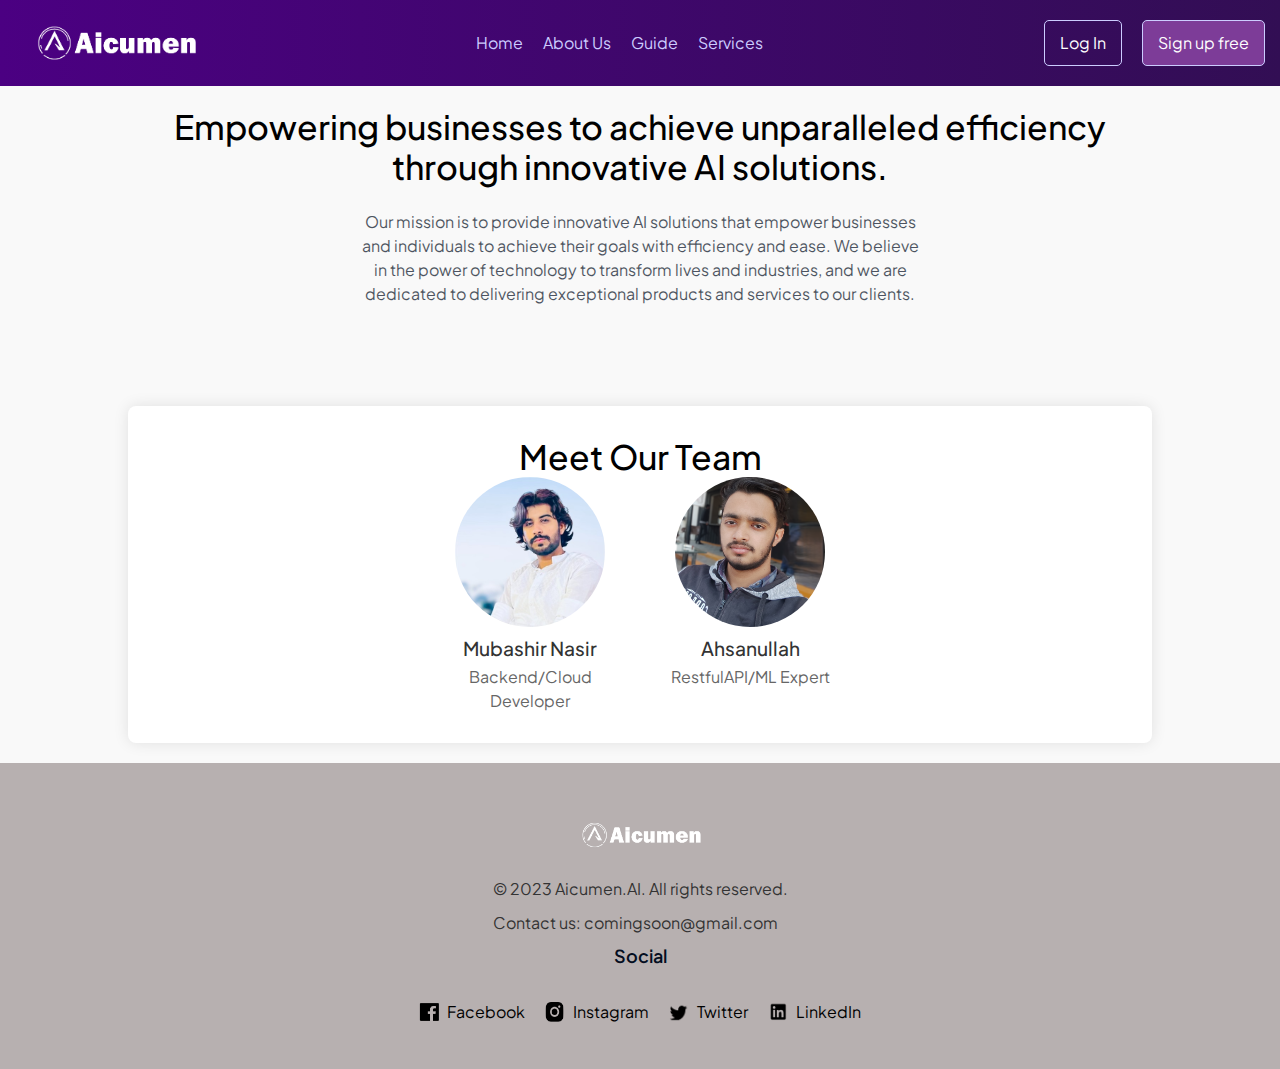
<file: aboutus.html>
<!DOCTYPE html>
<html lang="en">

<head>
    <meta charset="UTF-8">
    <meta name="viewport" content="width=device-width, initial-scale=1.0">
    <title>About Us - Aicumen.AI</title>
    <link rel="icon" href="logo/simple1.png" type="image/png">
    <link href="https://fonts.googleapis.com/css2?family=Plus+Jakarta+Sans:wght@300;400;500;600;700;800&display=swap" rel="stylesheet">
    <link rel="stylesheet" href="assets/css/bootstrap.min.css">
    <link rel="stylesheet" href="assets/css/main.css">
    <style>
body {
    font-family: 'Plus Jakarta Sans', sans-serif;
    margin: 0;
    padding: 0;
    background-color: #f9f9f9;
    color: #333;
    display: flex;
    flex-direction: column;
    min-height: 100vh;
}

header {
    background-image: linear-gradient(to right, #4B0082, #320e54);
    color: white;
    padding: 0 15px;
    display: flex;
    align-items: center;
    justify-content: space-between;
    width: 100%;
    position: relative;
    z-index: 1000;
}

.header-logo img {
    width: 200px;
    height: auto;
}

.nav-links {
    display: flex;
    align-items: center;
    justify-content: center;
    flex-grow: 1;
    z-index: 1000;
}

.nav-links a {
    color: #ccccff;
    margin: 0 10px;
    text-decoration: none;
    font-size: 1em;
    position: relative;
    z-index: 1000;
}

.nav-links a:hover {
    color: white;
}

.nav-buttons {
    display: flex;
    align-items: center;
    z-index: 1001;
}

.nav-buttons .login,
.nav-buttons .signup {
    color: white;
    padding: 10px 15px;
    text-decoration: none;
    border-radius: 5px;
    border: 1px solid #ccccff;
    margin-left: 20px; /* Space between login and signup */
}

.nav-buttons .signup {
    background-color: #7D3C98;
}

.nav-buttons .login:hover,
.nav-buttons .signup:hover {
    background-color: #ccccff;
    color: #4B0082;
}

.menu-icon {
    display: none;
    flex-direction: column;
    cursor: pointer;
    z-index: 1002;
}

.menu-icon div {
    width: 25px;
    height: 3px;
    background-color: white;
    margin: 4px;
}

@media (max-width: 768px) {
    .nav-links,
    .nav-buttons {
        display: none;
        flex-direction: column;
        align-items: flex-start;
        width: 100%;
        background-color: #4B0082;
        position: absolute;
        top: 60px;
        left: 0;
        padding: 10px 0;
        z-index: 999;
    }

    .nav-links.show {
        display: flex;
    }

    .nav-buttons.show {
        display: flex;
    }

    .nav-links a,
    .nav-buttons .login,
    .nav-buttons .signup {
        padding: 10px 20px;
        width: 100%;
        text-align: left;
        margin: 5px 0;
    }

    .menu-icon {
        display: flex;
    }
}

@media (max-width: 480px) {
    footer {
        padding: 10px 0;
    }

    .footer-logo img {
        width: 100px;
    }

    .footer-socials {
        flex-direction: column;
        display: flex;
        text-align: center;
    }

    .footer-content p {
        font-size: 13px;
        padding: 10px 10px 10px 30px;
    }
}

.container {
    width: 80%;
    margin: 0 auto;
    padding: 20px 0;
    flex: 1;
}

.content {
    background: white;
    padding: 30px;
    border-radius: 8px;
    box-shadow: 0 0 15px rgba(0, 0, 0, 0.1);
    text-align: center;
}

h2 {
    color: black;
    font-size: 2.1em;
}

.team-section {
    display: flex;
    flex-wrap: wrap;
    justify-content: center;
    gap: 20px;
}

.team-member {
    display: flex;
    flex-direction: column;
    align-items: center;
    text-align: center;
    width: 200px;
}

.team-member img {
    width: 150px;
    height: 150px;
    border-radius: 50%;
    object-fit: cover;
}

.team-member h3 {
    margin: 10px 0 5px;
    font-size: 1.2em;
    color: #333;
}

.team-member p {
    margin: 0;
    font-size: 1em;
    color: #666;
}

footer {
    background-color: #b7b0b0;
    color: #333;
    padding: 40px 0;
    display: flex;
    justify-content: center;
    align-items: center;
    flex-direction: column;
    width: 100%;
}

.footer-logo img {
    width: 150px;
    height: auto;
}

.footer-content p {
    margin: 10px 0;
}

.footer-socials {
    display: flex;
    text-align: center;
}

.footer-socials a {
    color: #000;
    margin: 5px 10px;
    text-decoration: none;
    display: flex;
    align-items: center;
    gap: 8px;
}

.footer-socials a img {
    width: 20px;
    height: 20px;
}

.footer-socials a:hover {
    color: #7D3C98;
}
    </style>
</head>

<body>
    <header>
        <div class="header-logo">
            <a href="./index.html"><img src="./logo/simple.png" alt="Aicumen.AI Logo"></a>
        </div>
        <nav class="nav-links" id="nav-links">
            <a href="./index.html">Home</a>
            <a href="./aboutus.html">About Us</a>
            <a href="./guide.html">Guide</a>
            <a href="./services.html">Services</a>
        </nav>
        <div class="nav-buttons">
            <a href="https://dashboard.aicumen.cloud/" class="login">Log In</a>
            <a href="https://dashboard.aicumen.cloud/" class="signup">Sign up free</a>
        </div>
        <div class="menu-icon" id="menu-icon">
            <div></div>
            <div></div>
            <div></div>
        </div>
    </header>

    <section class="_conversation_chatbot_wrappper2">
        <div class="container">
            <div class="row">
                <div class="col-12">
                    <div class="_conversation_chatbot_title">
                        <h2 class="_conversation_chatbot_title_h4">Empowering businesses to achieve unparalleled efficiency through innovative AI solutions.</h2>
                        <br>
                        <p class="_conversation_chatbot_title_p">Our mission is to provide innovative AI solutions that empower businesses and individuals to achieve their goals with efficiency and ease. We believe in the power of technology to transform lives and industries, and we are dedicated to delivering exceptional products and services to our clients.</p>
                    </div>
                </div>
            </div>
        </div>
    </section>

    <div class="container">
        <div class="content">
            <div class="section">
                <h2>Meet Our Team</h2>
                <div class="team-section">
                    <div class="team-member">
                        <img src="aboutus/2.jpg" alt="Mubashir Nasir">
                        <h3>Mubashir Nasir</h3>
                        <p>Backend/Cloud Developer</p>
                    </div>
                    <div class="team-member">
                        <img src="aboutus/1.png" alt="Ahsanullah">
                        <h3>Ahsanullah</h3>
                        <p>RestfulAPI/ML Expert</p>
                    </div>
                </div>
            </div>
        </div>
    </div>

    <footer>
        <div class="footer-logo">
            <img src="./logo/simple.png" alt="Aicumen.AI Logo">
        </div>
        <div class="footer-content" id="footer-content">
            <p>© 2023 Aicumen.AI. All rights reserved.</p>
            <p>Contact us: comingsoon@gmail.com</p>
        </div>
        <h5 class="footer_chatbot_single_h5">Social</h5>
        <div class="footer-socials">
            <a href="https://facebook.com">
                <img src="./socials/facebook.png" alt="Facebook">Facebook
            </a>
            <a href="https://instagram.com">
                <img src="./socials/instagram.png" alt="Instagram">Instagram
            </a>
            <a href="https://twitter.com">
                <img src="./socials/twitter.png" alt="Twitter">Twitter
            </a>
            <a href="https://linkedin.com">
                <img src="./socials/linkedin.png" alt="LinkedIn">LinkedIn
            </a>
        </div>
    </footer>
</body>

<script>
    document.getElementById("menu-icon").addEventListener("click", function () {
        var navLinks = document.getElementById("nav-links");
        navLinks.classList.toggle("show");
        var navButtons = document.querySelector(".nav-buttons");
        navButtons.classList.toggle("show");
    });
</script>

</html>
</file>
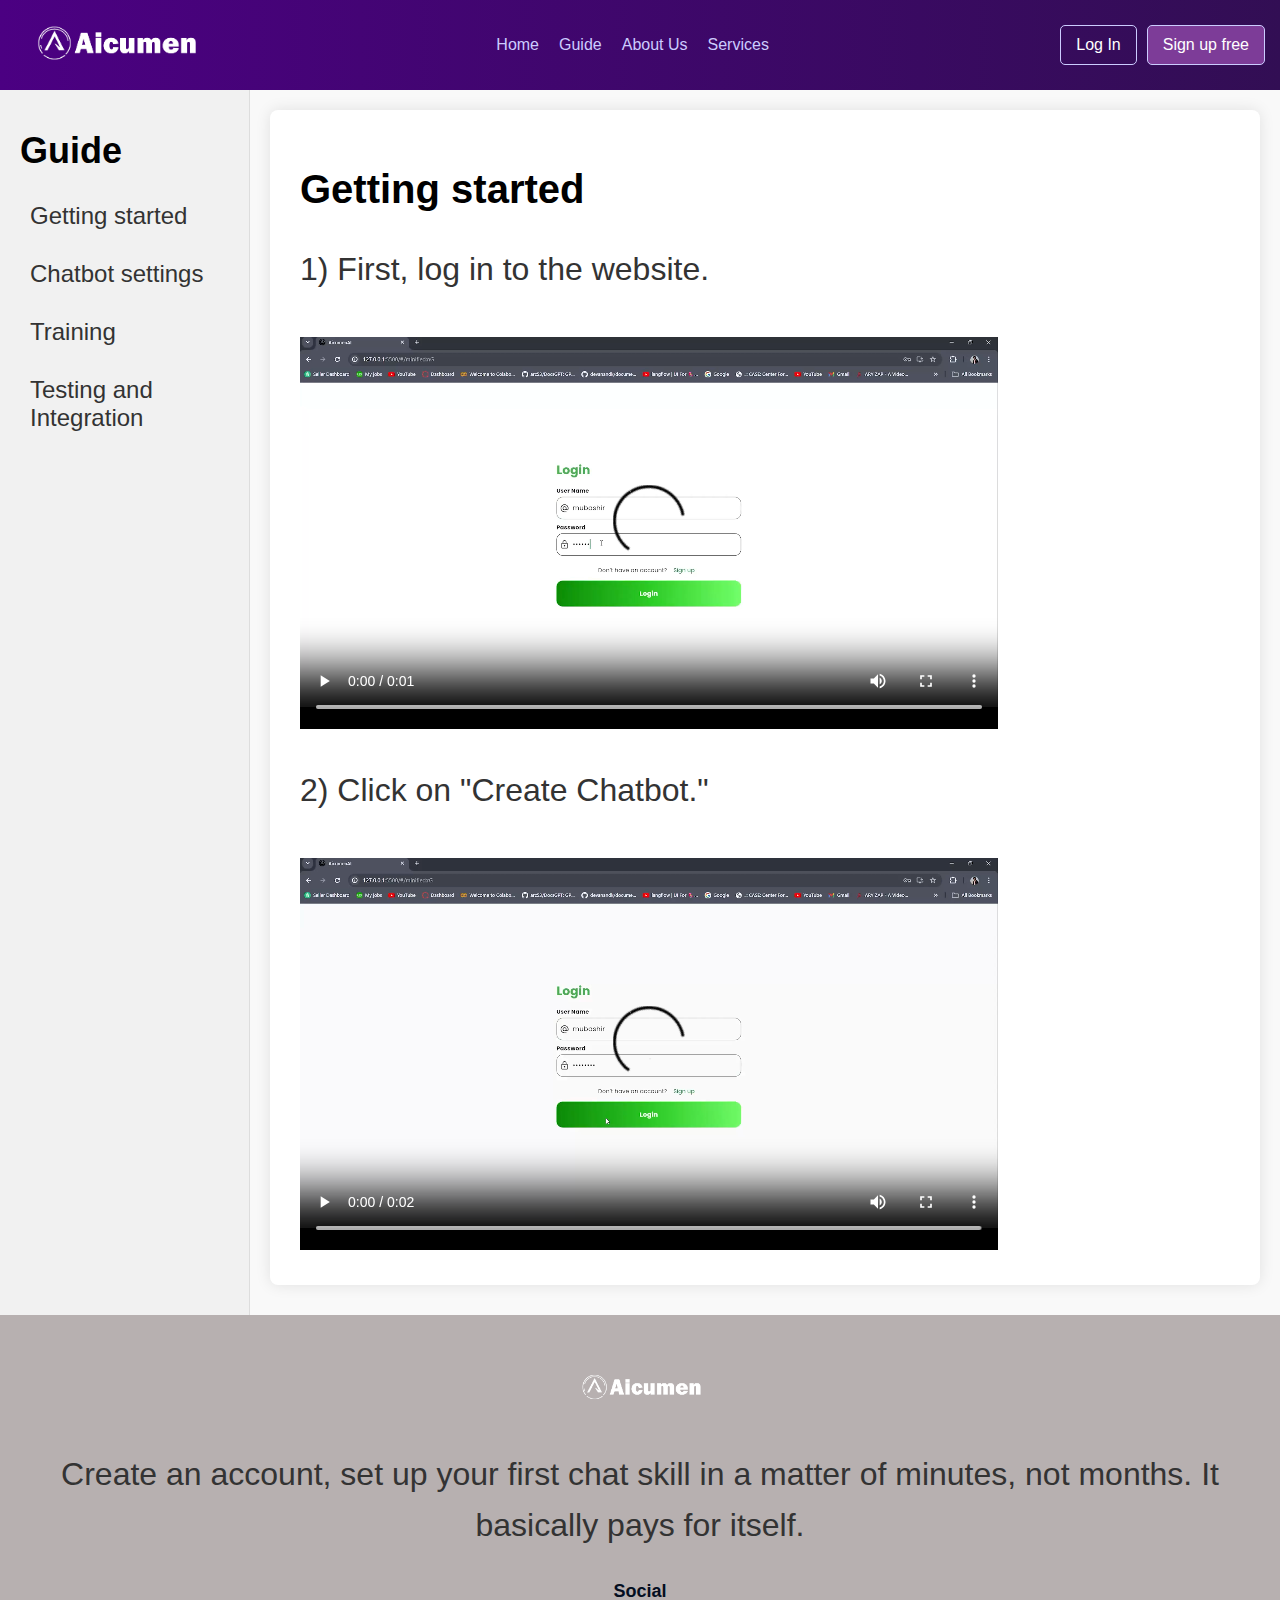
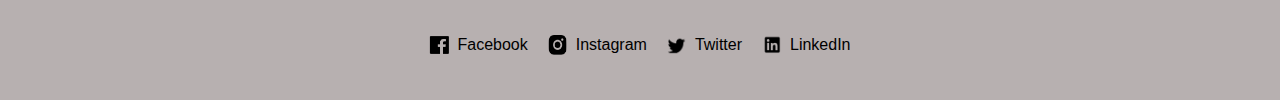
<file: guide.html>
<!DOCTYPE html>
<html lang="en">

<head>
    <meta charset="UTF-8">
    <meta name="viewport" content="width=device-width, initial-scale=1.0">
    <title>How to Use - Aicumen.AI</title>
    <style>
        body {
            font-family: Arial, sans-serif;
            margin: 0;
            padding: 0;
            box-sizing: border-box;
            background-color: #f9f9f9;
            color: #333;
            display: flex;
            flex-direction: column;
            min-height: 100vh;
        }

        header {
            background-image: linear-gradient(to right, #4B0082, #320e54);
            color: white;
            padding: 0 15px;
            display: flex;
            align-items: center;
            justify-content: space-between;
            width: 100%;
            box-sizing: border-box;
        }

        .header-logo img {
            width: 200px;
            height: auto;
        }

        .nav-links {
            display: flex;
            align-items: center;
        }

        .nav-links a {
            color: #ccccff;
            margin: 0 10px;
            text-decoration: none;
            font-size: 1em;
        }

        .nav-links a:hover {
            color: white;
        }

        .nav-buttons {
            display: flex;
            align-items: center;
        }

        .nav-buttons a {
            color: white;
            padding: 10px 15px;
            margin-left: 10px;
            text-decoration: none;
            border-radius: 5px;
            border: 1px solid #ccccff;
        }

        .nav-buttons .signup {
            background-color: #7D3C98;
        }

        .nav-buttons .login:hover,
        .nav-buttons .signup:hover {
            background-color: #ccccff;
            color: #4B0082;
        }

        /* header {
            background-image: linear-gradient(to right, #4B0082, #8A2BE2);
            color: white;
            padding: 10px 15px;
            display: flex;
            align-items: center;
            justify-content: space-between;
            width: 100%;
            box-sizing: border-box;
        }

        .header-logo img {
            width: 240px;
            height: auto;
        }

        .nav-links {
            display: flex;
            align-items: center;
        }

        .nav-links a {
            color: #ccccff;
            margin: 0 10px;
            text-decoration: none;
            font-size: 1em;
        }

        .nav-links a:hover {
            color: white;
        }

        .nav-buttons {
            display: flex;
            align-items: center;
        }

        .nav-buttons a {
            color: white;
            padding: 10px 15px;
            margin-left: 10px;
            text-decoration: none;
            border-radius: 5px;
            border: 1px solid #ccccff;
        }

        .nav-buttons .signup {
            background-color: #7D3C98;
        }

        .nav-buttons .login:hover,
        .nav-buttons .signup:hover {
            background-color: #ccccff;
            color: #4B0082;
        } */

        .main {
            display: flex;
            flex: 1;
            width: 100%;
        }

        .sidebar {
            background-color: #f1f1f1;
            color: #333;
            width: 250px;
            padding: 20px;
            box-sizing: border-box;
            border-right: 1px solid #ddd;
            font-size: 1.5em;
        }

        .sidebar h2 {
            font-size: 1.5em;
            margin-bottom: 20px;
        }

        .sidebar a {
            display: block;
            color: #333;
            text-decoration: none;
            padding: 10px;
            border-radius: 5px;
            margin-bottom: 10px;
            transition: background 0.3s;
        }

        .sidebar a:hover {
            background-color: #e0e0e0;
        }

        .content {
            background: white;
            flex: 1;
            padding: 30px;
            border-radius: 8px;
            box-shadow: 0 0 15px rgba(0, 0, 0, 0.1);
            margin: 20px;
            box-sizing: border-box;
            display: none;
            /* Hide all content sections initially */
        }

        .content.active {
            display: block;
            /* Show the active content section */
        }

        h1,
        h2 {
            color: black;
        }

        h1 {
            font-size: 2.5em;
        }
        p {
            font-size: 2.0em;
        }
        h2 {
            font-size: 2.1em;
            margin-top: 20px;
        }

        p,
        ul {
            line-height: 1.6;
        }

        .section {
            margin-bottom: 30px;
        }

        .section video {
            width: 75%;
            height: auto;
            margin-top: 10px;
        }

        footer {
            background-color: #b7b0b0;
            color: #333;
            padding: 40px 0;
            display: flex;
            justify-content: center;
            align-items: center;
            flex-direction: column;
        }

        .footer-logo {
            display: flex;
            flex-direction: column;
            align-items: center;
            margin-bottom: 20px;
        }

        .footer-logo img {
            width: 150px;
            height: auto;
        }

        .footer-content {
            text-align: center;
            margin-bottom: 20px;
        }

        .footer-content p {
            margin: 10px 0;
        }

        .footer-socials {
            display: flex;
            text-align: center;
        }

        .footer-socials a {
            color: #000000;
            margin: 5px 10px;
            text-decoration: none;
            display: flex;
            align-items: center;
            gap: 8px;
        }

        .footer-socials a img {
            width: 20px;
            height: 20px;
        }

        .footer-socials a:hover {
            color: #7D3C98;
        }

        .footer_chatbot_single_h5 {
            font-weight: 600;
            font-size: 18px;
            color: #040E21;
            margin: 0 0 28px;
        }

        @media (max-width: 1024px) {
            .sidebar {
                width: 200px;
            }

            .content {
                margin: 20px 10px;
            }
        }

        @media (max-width: 768px) {
            .nav-links {
                display: none;
            }

            .nav-buttons {
                display: none;
                /* flex-direction: column;
                align-items: flex-start; */
            }

            .nav-buttons a {
                margin: 5px 0;
            }

            /* .sidebar {
                display: none;
            } */

            .content {
                margin: 20px 5px;
            }

            footer {
                padding: 20px 0;
            }

            .footer-logo img {
                width: 120px;
            }

            @media (max-width: 480px) {


                .nav-buttons {
                    display: none;
                    /* flex-direction: column;
                align-items: flex-start; */
                }

                footer {
                    padding: 10px 0;
                }

                .footer-logo img {
                    width: 100px;
                }

                .footer-socials {
                    flex-direction: column;
                    display: flex;
                    text-align: center;
                }
            }
        }

        .nav-links {
            display: flex;
            align-items: center;
            justify-content: center;
            flex-grow: 1;
            z-index: 1000;
        }

        .nav-links a {
            color: #ccccff;
            margin: 0 10px;
            text-decoration: none;
            font-size: 1em;
            position: relative;
            z-index: 1000;
        }

        .nav-links a:hover {
            color: white;
        }

        .nav-buttons {
            display: flex;
            align-items: center;
            z-index: 1001;
        }

        .nav-buttons a {
            color: white;
            padding: 10px 15px;
            margin-left: 10px;
            text-decoration: none;
            border-radius: 5px;
            border: 1px solid #ccccff;
            position: relative;
            z-index: 1000;
        }

        .nav-buttons .signup {
            background-color: #7D3C98;
        }

        .nav-buttons .login:hover,
        .nav-buttons .signup:hover {
            background-color: #ccccff;
            color: #4B0082;
        }

        .menu-icon {
            display: none;
            flex-direction: column;
            cursor: pointer;
            z-index: 1002;
        }

        .menu-icon div {
            width: 25px;
            height: 3px;
            background-color: white;
            margin: 4px;
        }

        @media (max-width: 768px) 
        {
            .nav-links,
            .nav-buttons {
                display: none;
                flex-direction: column;
                align-items: flex-start;
                width: 100%;
                background-color: #4B0082;
                position: absolute;
                top: 60px;
                left: 0;
                padding: 10px 0;
                z-index: 999;
            }

            .nav-links.show {
                display: flex;
            }

            .nav-buttons.show {
                display: flex;
                flex-direction: column;
                align-items: flex-start;
                width: 100%;
            }

            .nav-links a,
            .nav-buttons a {
                padding: 10px 20px;
                width: 100%;
                text-align: left;
                margin: 5px 0;
            }

            .menu-icon {
                display: flex;
            }
        }
    </style>
</head>

<body>
    <header>
        <div class="header-logo">
            <a href="./index.html"><img src="logo/simple.png" alt="Aicumen.AI Logo"></a>
        </div>
        <nav class="nav-links" id="nav-links">
            <a href="./index.html">Home</a>
            <a href="./guide.html">Guide</a>
            <a href="./aboutus.html">About Us</a>
            <a href="./services.html">Services</a>
        </nav>
        <div class="nav-buttons" id="nav-buttons">
            <a href="#" class="login">Log In</a>
            <a href="#" class="signup">Sign up free</a>
        </div>
        <div class="menu-icon" id="menu-icon">
            <div></div>
            <div></div>
            <div></div>
        </div>
    </header>
    <div class="main">
        <div class="sidebar">
            <h2>Guide</h2>
            <a href="#step1" class="sidebar-link" data-target="step1">Getting started</a>
            <a href="#step2" class="sidebar-link" data-target="step2">Chatbot settings</a>
            <a href="#step3" class="sidebar-link" data-target="step3">Training</a>
            <a href="#step4" class="sidebar-link" data-target="step4">Testing and Integration</a>
        </div>
        <div class="content section" id="step1">
            <h1>Getting started</h1>
            <p>1) First, log in to the website.</p>
            <video controls>
                <source src="vid/1.mp4" type="video/mp4">
                Your browser does not support the video tag.
            </video>
            <p>2) Click on "Create Chatbot."</p>
            <video controls>
                <source src="vid/2.mp4" type="video/mp4">
                Your browser does not support the video tag.
            </video>
        </div>
        <div class="content section" id="step2">
            <h1>Chatbot settings</h1>
            <p>3) Enter the details according to your desired chatbot configuration.</p>
            <video controls>
                <source src="vid/3.mp4" type="video/mp4">
                Your browser does not support the video tag.
            </video>
            <p>5) Now your chatbot is almost complete. Just click on your chatbot's name (in my case, it's "Aicumen AI").
            </p>
            <video controls>
                <source src="vid/4.mp4" type="video/mp4">
                Your browser does not support the video tag.
            </video>
        </div>
        <div class="content section" id="step3">
            <h1>Training</h1>
            <p>6) Go to the "Source" tab to train your chatbot. You can train your chatbot using various methods, but right
                now I am using question-and-answer training.</p>
            <video controls>
                <source src="vid/5.mp4" type="video/mp4">
                Your browser does not support the video tag.
            </video>
            <p>7) Add the questions and click on the "Retrain" button.</p>
            <video controls>
                <source src="vid/6.mp4" type="video/mp4">
                Your browser does not support the video tag.
            </video>
            <p>8) Now your chatbot is ready to use. I will now demonstrate my data.</p>
            <video controls>
                <source src="vid/7.mp4" type="video/mp4">
                Your browser does not support the video tag.
            </video>
        </div>
        <div class="content section" id="step4">
            <h1>Testing and Integration</h1>
            <p>Now, just copy the link from the tab and paste it into your app or website code. For testing, I am just
                pasting it into a new tab to check if it's working.</p>
            <video controls>
                <source src="vid/8.mp4" type="video/mp4">
                Your browser does not support the video tag.
            </video>

        </div>
    </div>
    <footer>
        <div class="footer-logo">
            <img src="logo/simple.png" alt="Aicumen.AI Logo">
        </div>
        <div class="footer-content">
            <p>Create an account, set up your first chat skill in a matter of minutes, not months. It basically pays for
                itself.</p>
        </div>
        <h5 class="footer_chatbot_single_h5">Social</h5>
        <div class="footer-socials">
            <a href="https://facebook.com">
                <img src="socials/facebook.png" alt="Facebook">Facebook
            </a>
            <a href="https://instagram.com">
                <img src="socials/instagram.png" alt="Instagram">Instagram
            </a>
            <a href="https://twitter.com">
                <img src="socials/twitter.png" alt="Twitter">Twitter
            </a>
            <a href="https://linkedin.com">
                <img src="socials/linkedin.png" alt="LinkedIn">LinkedIn
            </a>
        </div>
    </footer>
    <script>
        document.addEventListener("DOMContentLoaded", function () {
            const links = document.querySelectorAll(".sidebar-link");
            const sections = document.querySelectorAll(".content");

            links.forEach(link => {
                link.addEventListener("click", function (e) {
                    e.preventDefault();
                    const targetId = this.getAttribute("data-target");

                    sections.forEach(section => {
                        section.classList.remove("active");
                    });

                    document.getElementById(targetId).classList.add("active");
                });
            });

            // Set the first section as active by default
            if (sections.length > 0) {
                sections[0].classList.add("active");
            }
        });

        const menuIcon = document.getElementById('menu-icon');
        const navLinks = document.getElementById('nav-links');
        const navButtons = document.getElementById('nav-buttons');

        menuIcon.addEventListener('click', () => {
            navLinks.classList.toggle('show');
            navButtons.classList.toggle('show');
        });
    </script>
</body>

</html>
</file>
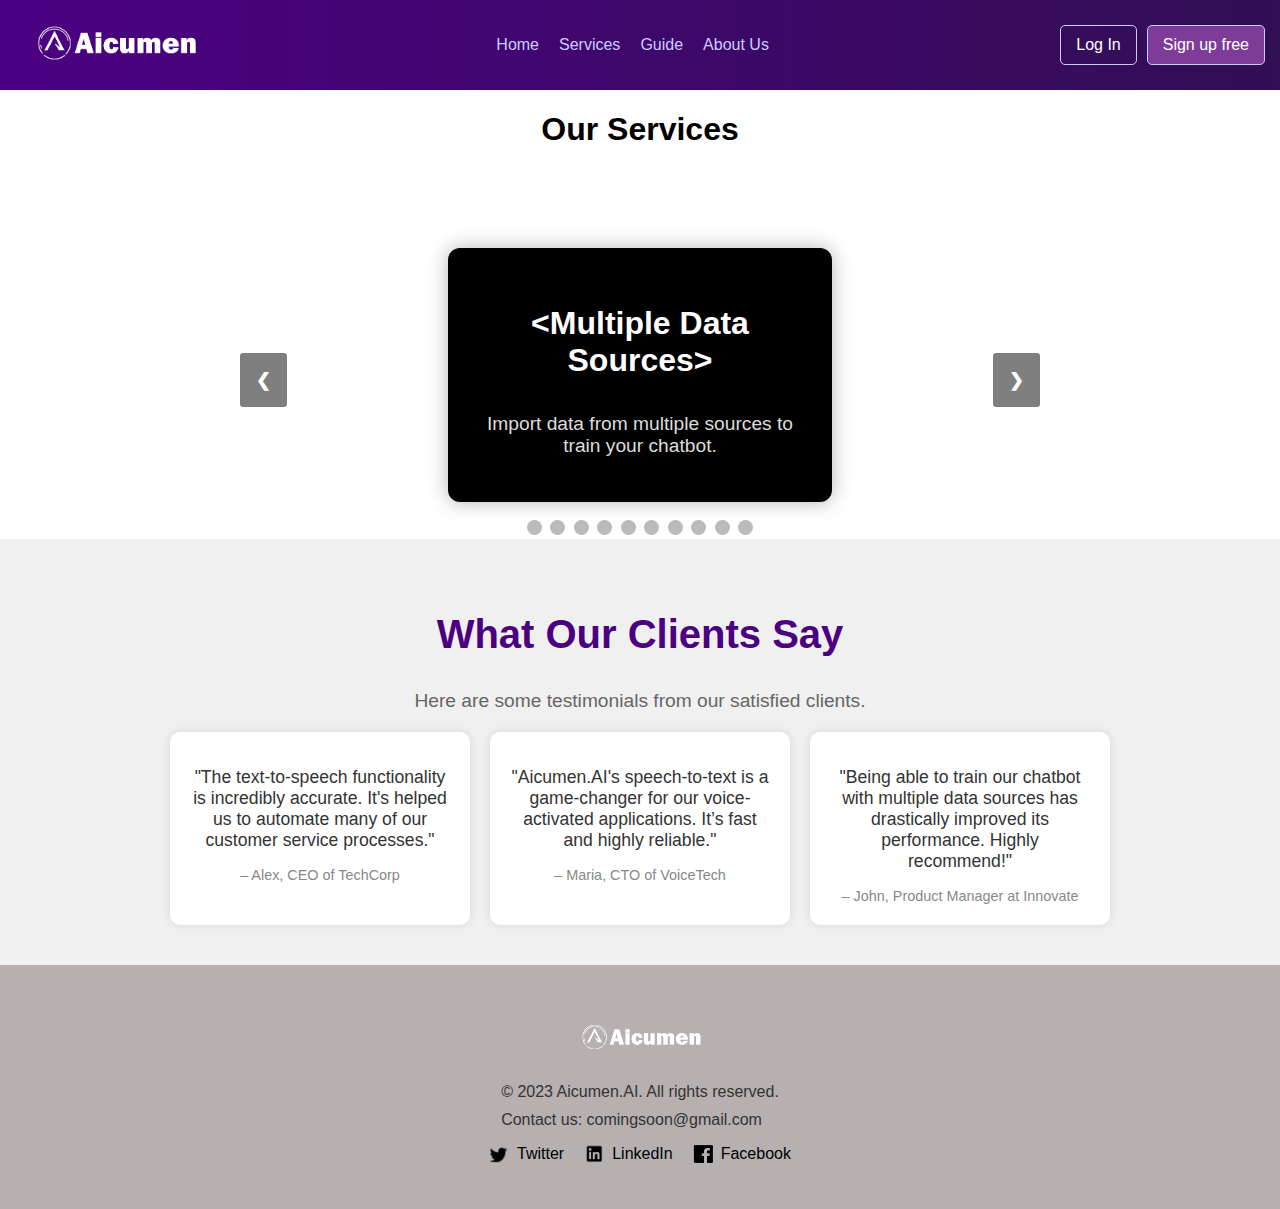
<file: services.html>
<!DOCTYPE html>
<html>

<head>
    <meta name="viewport" content="width=device-width, initial-scale=1">
    <style>
        * {
            box-sizing: border-box
        }

        body {
            font-family: Verdana, sans-serif;
            margin: 0
        }

        .slide {
            display: none
        }

        .box .service {
            padding: 25px;
            text-align: center;
            color: white;
            margin: auto;
            max-width: 450px;max-height: 300px;
        }


        /* Slideshow container */
        .carousel-container {
            max-width: 800px;
            position: relative;
            margin: auto;
        }

        /* Next & previous buttons */
        .previous,
        .next {
            cursor: pointer;
            position: absolute;
            top: 50%;
            width: auto;
            padding: 16px;
            margin-top: -22px;
            color: white;
            font-weight: bold;
            font-size: 18px;
            transition: 0.6s ease;
            border-radius: 3px;
            user-select: none;
            background-color: rgba(0, 0, 0, 0.5);
        }

        /* Position the "next button" to the right */
        .next {
            right: 0;
        }

        /* On hover, add a black background color with a little bit see-through */
        .previous:hover,
        .next:hover {
            background-color: rgba(0, 0, 0, 0.8);
        }

        /* The dots/bullets/indicators */
        .navigation-dot {
            cursor: pointer;
            height: 15px;
            width: 15px;
            margin: 0 2px;
            background-color: #bbb;
            border-radius: 50%;
            display: inline-block;
            transition: background-color 0.6s ease;
        }

        .active,
        .navigation-dot:hover {
            background-color: #717171;
        }

        header {
            background-image: linear-gradient(to right, #4B0082, #320e54);
            color: white;
            padding: 0 15px;
            display: flex;
            align-items: center;
            justify-content: space-between;
            width: 100%;
            position: relative;
            z-index: 1000;
        }

        .header-logo img {
            width: 200px;
            height: auto;
        }

        .nav-links {
            display: flex;
            align-items: center;
            justify-content: center;
            flex-grow: 1;
            z-index: 1000;
        }

        .nav-links a {
            color: #ccccff;
            margin: 0 10px;
            text-decoration: none;
            font-size: 1em;
            position: relative;
            z-index: 1000;
        }

        .nav-links a:hover {
            color: white;
        }

        .nav-buttons {
            display: flex;
            align-items: center;
            z-index: 1001;
        }

        .nav-buttons a {
            color: white;
            padding: 10px 15px;
            margin-left: 10px;
            text-decoration: none;
            border-radius: 5px;
            border: 1px solid #ccccff;
            position: relative;
            z-index: 1000;
        }

        .nav-buttons .signup {
            background-color: #7D3C98;
        }

        .nav-buttons .login:hover,
        .nav-buttons .signup:hover {
            background-color: #ccccff;
            color: #4B0082;
        }

        .menu-icon {
            display: none;
            flex-direction: column;
            cursor: pointer;
            z-index: 1002;
        }

        .menu-icon div {
            width: 25px;
            height: 3px;
            background-color: white;
            margin: 4px;
        }

        @media (max-width: 768px) {
            .nav-links,
            .nav-buttons {
                display: none;
                flex-direction: column;
                align-items: flex-start;
                width: 100%;
                background-color: #4B0082;
                position: absolute;
                top: 60px;
                left: 0;
                padding: 10px 0;
                z-index: 999;
            }

            .nav-links.show {
                display: flex;
            }

            .nav-buttons.show {
                display: flex;
                flex-direction: column;
                align-items: flex-start;
                width: 100%;
            }

            .nav-links a,
            .nav-buttons a {
                padding: 10px 20px;
                width: 100%;
                text-align: left;
                margin: 5px 0;
            }

            .menu-icon {
                display: flex;
            }
        }

        h2 {
            color: black;
            font-size: 2.1em;
        }

        .services-section {
            position: relative;
            overflow: hidden;
            width: 100%;
            height: auto;
            margin-bottom: 40px;
        }

        .services-wrapper {
            display: flex;
            transition: transform 0.5s ease-in-out;
            gap: 20px;
        }

        .service {
            flex: 0 0 100%;
            max-width: 100%;
            background: black;
            padding: 60px 30px;
            margin: 1%;
            border-radius: 12px;
            box-shadow: 0 0 20px rgba(0, 0, 0, 0.3);
            text-align: center;
            color: white;
            display: flex;
            flex-direction: column;
            justify-content: center;
            transition: transform 0.3s ease, background 0.3s ease;
            z-index: 1;
        }

        .service:hover,
        .service:active {
            background: linear-gradient(135deg, #4B0082, #7D3C98);
            transform: translateY(-10px);
        }

        .service h3 {
            font-size: 2em;
            color: #fff;
            margin-bottom: 15px;
        }

        .service p {
            font-size: 1.2em;
            color: #ddd;
        }

        .slider-nav {
            position: absolute;
            top: 50%;
            width: 100%;
            display: flex;
            justify-content: space-between;
            transform: translateY(-50%);
            z-index: 2;
        }

        .slider-nav button {
            background: rgba(0, 0, 0, 0.5);
            border: none;
            color: white;
            padding: 10px;
            cursor: pointer;
        }

        .slider-nav button:hover {
            background: rgba(0, 0, 0, 0.8);
        }

        footer {
            background-color: #b7b0b0;
            color: #333;
            padding: 40px 0;
            display: flex;
            justify-content: center;
            align-items: center;
            flex-direction: column;
            width: 100%;
        }

        .footer-logo img {
            width: 150px;
            height: auto;
        }

        .footer-content p {
            margin: 10px 0;
        }

        .footer-socials {
            display: flex;
            text-align: center;
        }

        .footer-socials a {
            color: #000;
            margin: 5px 10px;
            text-decoration: none;
            display: flex;
            align-items: center;
            gap: 8px;
        }

        .footer-socials a img {
            width: 20px;
            height: 20px;
        }

        .footer-socials a:hover {
            color: #7D3C98;
        }

        .testimonial-section {
            padding: 40px 0;
            background: #f0f0f0;
        }

        .testimonial-header {
            text-align: center;
            margin-bottom: 20px;
        }

        .testimonial-header h2 {
            font-size: 2.5em;
            color: #4B0082;
        }

        .testimonial-header p {
            font-size: 1.2em;
            color: #666;
        }

        .testimonial-wrapper {
            display: flex;
            flex-wrap: wrap;
            gap: 20px;
            justify-content: center;
        }

        .testimonial {
            background: white;
            padding: 20px;
            border-radius: 10px;
            box-shadow: 0 0 10px rgba(0, 0, 0, 0.1);
            text-align: center;
            max-width: 300px;
            flex: 1;
        }

        .testimonial img {
            width: 20px;
            height: 20px;
            margin-right: 5px;
        }

        .testimonial p {
            font-size: 1.1em;
            color: #333;
            margin: 15px 0;
        }

        .testimonial span {
            font-size: 0.9em;
            color: #888;
        }

        @media (min-width: 769px) {
            .service {
                flex: 0 0 48%;
                max-width: 48%;
            }
        }

        @media (max-width: 768px) {
            .service {
                flex: 0 0 100%;
                max-width: 65%;
            }

            .nav-links {
                flex-direction: column;
                align-items: flex-start;
                margin-top: 10px;
            }

            .nav-buttons {
                flex-direction: column;
                margin-top: 10px;
            }

            .nav-buttons a {
                margin-left: 0;
                margin-top: 5px;
            }
        }
        div.box{
            display: contents;
        }
        .slide.fade{
            margin-top: 100px;
        }
        .os{display: flex;
           justify-content: center;
        }
    </style>
</head>

<body>
    <header>
        <div class="header-logo">
            <a href="./index.html"><img src="logo/simple.png" alt="Aicumen.AI Logo"></a>
        </div>
        <nav class="nav-links" id="nav-links">
            <a href="./index.html">Home</a>
            <a href="#">Services</a>
            <a href="./guide.html">Guide</a>
            <a href="./aboutus.html">About Us</a> <!-- "About Us" button added -->
        </nav>
        <div class="nav-buttons" id="nav-buttons">
            <a href="https://dashboard.aicumen.cloud/" class="login">Log In</a>
            <a href="https://dashboard.aicumen.cloud/" class="signup">Sign up free</a>
        </div>
        <div class="menu-icon" id="menu-icon">
            <div></div>
            <div></div>
            <div></div>
        </div>
    </header>
<h1 class="os">Our Services</h1>
    <div class="carousel-container">
        <div class="slide fade">
            <div class="box">
                <div class="service">
                    <h3>&lt;Multiple Data Sources&gt;</h3>
                    <p>Import data from multiple sources to train your chatbot.</p>
                </div>
            </div>
        </div>
        <div class="slide fade">
            <div class="box">
                <div class="service">
                    <h3>Text To Speech</h3>
                    <p>Enable your chatbot to interact with users through speech.</p>
                </div>
            </div>
        </div>
        <div class="slide fade">
            <div class="box">
                <div class="service">
                    <h3>Speech To Text</h3>
                    <p>Your chatbot understands spoken words. Convert speech into text effortlessly.</p>
                </div>
            </div>
        </div>
        <div class="slide fade">
            <div class="box">
                <div class="service">
                    <h3>Training</h3>
                    <p>Keep your chatbot updated with the latest data by adding new information at any time, ensuring
                        effective responses to user queries.</p>
                </div>
            </div>
        </div>
        <div class="slide fade">
            <div class="box">
                <div class="service">
                    <h3>Embeddable</h3>
                    <p>Seamless integration of your chatbots with your existing websites.</p>
                </div>
            </div>
        </div>
        <div class="slide fade">
            <div class="box">
                <div class="service">
                    <h3>Powerful LLMs</h3>
                    <p>Choose from a variety of AI models including GPT-3.5-turbo, Llama-2, and more.</p>
                </div>
            </div>
        </div>
        <div class="slide fade">
            <div class="box">
                <div class="service">
                    <h3>Integration</h3>
                    <p>Connect your chatbot to your favorite tools like WhatsApp, Slack, and more.</p>
                </div>
            </div>
        </div>
        <div class="slide fade">
            <div class="box">
                <div class="service">
                    <h3>Security & Privacy</h3>
                    <p>Your data is stored securely on our servers for answering queries through the chatbot.</p>
                </div>
            </div>
        </div>
        <div class="slide fade">
            <div class="box">
                <div class="service">
                    <h3>Chatlogs</h3>
                    <p>Access chat logs to understand your customers and improve service quality.</p>
                </div>
            </div>
        </div>
        <div class="slide fade">
            <div class="box">
                <div class="service">
                    <h3>50+ Languages</h3>
                    <p>Reach your customers in their native language.</p>
                </div>
            </div>
        </div>

        <!-- Previous and Next Buttons -->
        <a class="previous" onclick="plusSlides(-1)">❮</a>
        <a class="next" onclick="plusSlides(1)">❯</a>
    </div>
    <br>

    <!-- Navigation Dots-->
    <div style="text-align:center">
        <span class="navigation-dot" onclick="currentSlide(1)"></span>
        <span class="navigation-dot" onclick="currentSlide(2)"></span>
        <span class="navigation-dot" onclick="currentSlide(3)"></span>
        <span class="navigation-dot" onclick="currentSlide(4)"></span>
        <span class="navigation-dot" onclick="currentSlide(5)"></span>
        <span class="navigation-dot" onclick="currentSlide(6)"></span>
        <span class="navigation-dot" onclick="currentSlide(7)"></span>
        <span class="navigation-dot" onclick="currentSlide(8)"></span>
        <span class="navigation-dot" onclick="currentSlide(9)"></span>
        <span class="navigation-dot" onclick="currentSlide(10)"></span>
    </div>
    <div class="testimonial-section">
        <div class="testimonial-header">
            <h2>What Our Clients Say</h2>
            <p>Here are some testimonials from our satisfied clients.</p>
        </div>
        <div class="testimonial-wrapper">
            <div class="testimonial">
                <p>"The text-to-speech functionality is incredibly accurate. It's helped us to automate many of our
                    customer service processes."</p>
                <span>– Alex, CEO of TechCorp</span>
            </div>
            <div class="testimonial">
                <p>"Aicumen.AI's speech-to-text is a game-changer for our voice-activated applications. It’s fast and
                    highly reliable."</p>
                <span>– Maria, CTO of VoiceTech</span>
            </div>
            <div class="testimonial">
                <p>"Being able to train our chatbot with multiple data sources has drastically improved its performance.
                    Highly recommend!"</p>
                <span>– John, Product Manager at Innovate</span>
            </div>
        </div>
    </div>
    <footer>
        <div class="footer-logo">
            <img src="logo/simple.png" alt="Aicumen.AI Logo">
        </div>
        <div class="footer-content" id="footer-content">
            <p>© 2023 Aicumen.AI. All rights reserved.</p>
            <p>Contact us: comingsoon@gmail.com</p>
        </div>
        <div class="footer-socials">
            <a href="https://twitter.com/aicumen">
                <img src="socials/twitter.png" alt="Twitter">
                Twitter
            </a>
            <a href="https://linkedin.com/company/aicumen">
                <img src="socials/linkedin.png" alt="LinkedIn">
                LinkedIn
            </a>
            <a href="https://facebook.com/aicumen">
                <img src="socials/facebook.png" alt="Facebook">
                Facebook
            </a>
        </div>
    </footer>

    <script>
        var currentIndex = 0;
        var slides = document.getElementsByClassName("slide");

        // Show first slide initially
        showSlides();

        // Auto advance slides every 3 seconds
        setInterval(function () {
            plusSlides(1);
        }, 3000);

        //Function to move Next
        function plusSlides(n) {
            showSlides(currentIndex += n);
        }

        //Function to move back
        function currentSlide(n) {
            showSlides(currentIndex = n - 1);
        }

        //Initiate moving of slides
        function showSlides() {
            var i;
            if (currentIndex >= slides.length) {
                currentIndex = 0;
            } else if (currentIndex < 0) {
                currentIndex = slides.length - 1;
            }
            for (i = 0; i < slides.length; i++) {
                slides[i].style.display = "none";
            }
            slides[currentIndex].style.display = "flex"; /* Changed to flex to maintain centering */
        }
    </script>
</body>

</html>
</file>
<file: assets/css/main.css>
* {
	margin: 0;
	padding: 0;
	box-sizing: border-box;
}

body {
	margin: 0 auto;
	background: #E5E5E5;
}

a {
	text-decoration: none;
}

p {
	margin: 0px;
}

h1,
h2,
h3,
h4,
h5,
h6 {
	margin: 0px;
}

ul {
	padding: 0;
	margin: 0;
	list-style: none;
}

img {
	width: 100%;
	height: auto;
	display: block;
}

.navbar-toggler:focus {
	-webkit-box-shadow: none;
	box-shadow: none;
}

button:focus,
input:focus,
select:focus,
textarea:focus {
	outline: none;
	-webkit-box-shadow: none;
	box-shadow: none;
}

button:focus-visible,
input:focus-visible,
select:focus-visible,
textarea:focus-visible {
	outline: none;
	-webkit-box-shadow: none;
	box-shadow: none;
}

.navbar-light .navbar-toggler {
	border: 0;
}

/*header hero wrapeer css starts from here*/
._header_hero_nav {
	padding: 0;
}

.dropdown-toggle::after {
	display: none;
}

._header_hero_wrapper {
	padding: 20px 0 0;
	background: #000000;
	position: relative;
	z-index: 1;
	margin: 0 0 66px;
}

._header_hero_wrapper::before {
	position: absolute;
	content: '';
	left: 0;
	top: 0;
	width: 100%;
	right: 0;
	z-index: -1;
	background-image: url('../img/header_top_shape.png');
	height: 100%;
	background-position: center;
	background-size: cover;
}

._header_navbar_dropdown {
	background: #7262F6 !important;
	color: #fff;
}

._header_hero_shape1 {
	position: absolute;
	left: 0;
	top: 50%;
	transform: translateY(-50%);
	z-index: -1;
}

._header_hero_shape2 {
	position: absolute;
	z-index: -1;
	top: 50%;
	transform: translateY(-50%);
	right: 0;
}

._header_hero_navbar {
	justify-content: space-between;
}

._header_hero_contain {
	border: 1px solid rgba(255, 255, 255, .4);
	padding: 0 15px;
}

._header_hero_logo {
	margin: 0 35px 0 0;
	/* padding: 20px 36px 20px 20px; */
	border-right: 1px solid rgba(255, 255, 255, .4);

	height: 100px;
	width: auto;

}
.logo{
	margin: 5px 0px 0px -15px;
    height: 100px;
    width: auto;
   }
._header_navbar_dropdown {
	background: #333;
	color: #fff;
}

._header_navbar_dropdown_link {
	color: #fff;
}

._header_hero_logo_link {
	display: block;
	padding: 0;
	margin: 0;
}

._header_hero_item {
	margin-left: 34px;
}

._header_hero_item:first-child {
	margin-left: 0;
}

._header_hero_li_link {
	font-family: 'Plus Jakarta Sans';
	font-weight: 400;
	font-size: 16px;
	line-height: 1.2;
	color: #FFFFFF;
	transition: .2s all ease;
	display: block;
}

._header_hero_li_link_ic svg {
	margin: -2px 0 0 5px;
	transition: .2s all ease;
}

._header_hero_li_link:hover {
	color: #7262F6;
}

._header_hero_li_link:hover ._header_hero_li_link_ic svg path {
	stroke: #7262F6;
}

._header_hero_li_link.active {
	color: #7262F6;
}

._header_hero_li_link.active ._header_hero_li_link_ic svg path {
	stroke: #7262F6;
}

._header_hero_button_wrap {
	align-items: center;
}

.nav-item.dropdown._header_hero_r8_list_item1 {
	margin: 0 20px 0 0;
}

.navbar-nav._header_hero_r8_list {
	align-items: center;
}

._header_hero_r8_list_login {
	border: 0;
	font-family: 'Plus Jakarta Sans';
	font-weight: 400;
	font-size: 16px;
	line-height: 1.2;
	color: #FFFFFF;
	background-color: transparent;
	transition: .2s all ease;
}

._header_hero_btn2 {
	display: flex;
	align-items: center;
	justify-content: center;
	height: 50px;
	font-family: 'Plus Jakarta Sans';
	font-weight: 500;
	font-size: 16px;
	line-height: 1.2;
	background: rgba(255, 255, 255, 0.2);
	border: 0;
	transition: .2s all ease;
	color: #FFFFFF;
	padding: 0 30px;
}

._header_hero_btn2:hover {
	background: #7262F6;
	;
}

._header_hero_wrap {
	padding: 74px 0 56px;
	position: relative;
}

._header_hero_top_content {
	margin: 0 0 72px;
}

._header_hero_top_content {
	text-align: center;
}

._header_hero_top_content_h1 {
	font-family: 'Plus Jakarta Sans';
	font-weight: 800;
	font-size: 70px;
	line-height: 1.2;
	letter-spacing: 0.02em;
	color: #FFFFFF;
	margin: 0 auto 28px;
	max-width: 60%;
}

._header_hero_content_span {
	position: relative;
	z-index: 1;
	display: inline-block;
	width: 315px;
	height: 97px;
}

._header_hero_span_bg {
	position: absolute;
	content: "";
	background: url('../img/header_span_shape.png');
	left: 0;
	top: 0;
	right: 0;
	bottom: 0;
	width: 100%;
	height: 100%;
	z-index: -1;
	background-repeat: no-repeat;
	background-size: contain;
}

._header_hero_top_content_p {
	font-family: 'Plus Jakarta Sans';
	font-weight: 400;
	font-size: 18px;
	color: rgba(255, 255, 255, 0.8);
	line-height: 1.5;
	margin: 0 auto 46px;
	max-width: 50%;
}

._header_hero_top_content_button {
	display: flex;
	justify-content: center;
	margin: 0 0 16px;
}

._header_hero_input_grp {
	max-width: 312px;
	width: 100%;
}

._header_hero_input {
	height: 60px;
	padding: 0 22px;
	display: flex;
	justify-content: center;
	align-items: center;
	border: 0;
	background: #21202A;
	/* max-width: 312px;
	*/
	width: 100%;
	color: rgba(255, 255, 255, 0.7);
}

._header_hero_input::placeholder {
	font-family: 'Plus Jakarta Sans';
	font-weight: 400;
	font-size: 16px;
	line-height: 1.2;
	color: rgba(255, 255, 255, 0.7);
}

._header_hero_signup {
	height: 60px;
	display: flex;
	justify-content: center;
	align-items: center;
	background: #7262F6;
	font-family: 'Plus Jakarta Sans';
	font-weight: 600;
	font-size: 16px;
	line-height: 1.2;
	color: #FFFFFF;
	width: 160px;
	border: 0;
	transition: .2s all ease;
}

._header_hero_signup:hover {
	background: rgba(255, 255, 255, 0.2);
}

._header_hero_creditcard {
	display: flex;
	align-items: center;
	gap: 10px;
}

._header_credit_p {
	font-family: 'Plus Jakarta Sans';
	font-weight: 400;
	font-size: 12px;
	line-height: 1.2;
	color: #FFFFFF;
}

._header_hero_form_grp {
	max-width: 37%;
	margin: 0 auto;
}

._header_hero_bottom_row {
	justify-content: center;
	align-items: center;
}

/*Responsive */
@media only screen and (max-width: 1399px) {
	._header_hero_top_content_h1 {
		font-size: 60px;
	}

	._header_hero_content_span {
		width: 282px;
		height: 86px;
	}
}

@media only screen and (max-width: 1199px) {
	._header_hero_wrapper {
		margin: 0 0 30px;
	}

	._header_hero_top_content_h1 {
		font-size: 45px;
		margin: 0 auto 20px;
	}

	._header_hero_content_span {
		width: 202px;
		height: 62px;
	}

	._header_hero_top_content_p {
		margin: 0 auto 20px;
		max-width: 57%;
	}

	._header_hero_shape1 {
		max-width: 20%;
	}

	._header_hero_shape2 {
		max-width: 20%;
	}

	._header_hero_input {
		height: 50px;
		padding: 0 15px;
	}

	._header_hero_signup {
		height: 50px;
	}
}

/* Ipad pro */
@media only screen and (max-width: 991px) {
	._header_hero_list {
		margin: 20px 0 0;
	}

	.navbar-nav._header_hero_r8_list {
		align-items: flex-start;
		gap: 10px;
	}

	._header_hero_item {
		margin: 0 0 10px;
	}

	._header_navbar_toggle_icon {
		background-image: url('../img/menu.png') !important;
		width: 20px;
	}

	/* ._header_hero_logo {
		margin: 0;
		padding: 10px 20px 10px 0;

	} */

	._header_hero_contain {
		padding: 0 15px;
	}

	._header_hero_btn2 {
		height: 46px;
		padding: 0 15px;
		margin: 0 0 15px;
	}

	._header_hero_top_content_h1 {
		font-size: 40px;
	}

	._header_hero_content_span {
		width: 185px;
		height: 57px;
	}

	._header_hero_top_content_p {
		max-width: 65%;
		font-size: 16px;
	}

	._header_hero_form_grp {
		max-width: 45%;
	}

	._header_hero_input_grp {
		max-width: 200px;
	}

	._header_hero_wrapper {
		margin: 0;
	}
}

@media only screen and (max-width: 767px) {
	._header_hero_top_content_h1 {
		font-size: 35px;
		max-width: 72%;
	}

	._header_hero_content_span {
		width: 165px;
		height: 50px;
	}

	._header_hero_top_content_p {
		max-width: 66%;
	}

	._header_hero_form_grp {
		max-width: 56%;
	}

	._header_hero_input_grp {
		max-width: 176px;
	}
}

/* Mobile */
@media only screen and (max-width: 575px) {

	._header_hero_shape1,
	._header_hero_shape2 {
		display: none;
	}

	._header_hero_wrap {
		padding: 50px 0;
	}

	._header_hero_top_content_h1 {
		font-size: 30px;
		max-width: 100%;
	}

	._header_hero_content_span {
		width: 143px;
		height: 43px;
	}

	._header_hero_top_content_p {
		max-width: 100%;
	}

	._header_hero_form_grp {
		max-width: 72%;
	}

	._header_hero_signup {
		height: 40px;
		font-size: 14px;
		width: 97px;
	}

	._header_hero_input::placeholder {
		font-size: 14px;
	}

	._header_hero_input {
		height: 40px;
	}

	._header_hero_contain {
		margin: 0 15px;
	}

	._header_hero_creditcard {
		justify-content: center;
	}
}

@media only screen and (max-width: 420px) {
	._header_hero_form_grp {
		max-width: 100%;
	}
}

@media only screen and (max-width: 375px) {}

/*header wrapper css ends here*/
/*services chatbot wrapper css starts from here*/
._services_chatbot_wrapper {
	padding: 74px 0 75px 0;
}

._services_chatbot_title {
	text-align: center;
	margin: 0 0 48px;
}

._services_chatbot_title_h2 {
	font-family: 'Plus Jakarta Sans';
	font-weight: 700;
	font-size: 48px;
	line-height: 1.2;
	color: #040E21;
	margin: 0 auto 18px;
	max-width: 50%;
}

._services_chatbot_title_p {
	font-family: 'Plus Jakarta Sans';
	font-weight: 400;
	font-size: 16px;
	line-height: 1.4;
	color: #040E21;
	opacity: 0.7;
	margin: 0 auto;
	max-width: 40%;
}

._services_chatbot_single_box {
	text-align: center;
}

._services_chatbot_single_img1 {
	margin: 0 auto 31px;
	max-width: 116px;
}

._services_chatbot_single_img2 {
	margin: 0 auto 31px;
	max-width: 180px;
}

._services_chatbot_single_h4 {
	font-family: 'Plus Jakarta Sans';
	font-weight: 600;
	font-size: 34px;
	line-height: 1.2;
	color: #040E21;
	margin: 0 0 12px;
}

._servics_chatbot_single_p {
	font-family: 'Plus Jakarta Sans';
	font-weight: 400;
	font-size: 16px;
	line-height: 1.5;
	color: #040E21;
	opacity: 0.7;
	margin: 0 0 20px;
}

._services_chatbot_single_link {
	font-family: 'Plus Jakarta Sans';
	font-weight: 600;
	font-size: 16px;
	line-height: 1.2;
	color: #525F7F;
	transition: .2s all ease;
}

._services_chatbot_single_link:hover {
	color: #7262F6;
}

._services_chatbot_single_span svg path {
	transition: .2s all ease;
}

._services_chatbot_single_span svg {
	margin-left: 8px;
}

._services_chatbot_single_link:hover ._services_chatbot_single_span svg path {
	stroke: #7262F6;
}

/*Responsive */
@media only screen and (max-width: 1399px) {
	._services_chatbot_title_h2 {
		font-size: 41px;
	}

	._services_chatbot_title_p {
		max-width: 45%;
	}

	._services_chatbot_single_h4 {
		font-size: 31px;
	}
}

@media only screen and (max-width: 1199px) {
	._services_chatbot_title_h2 {
		max-width: 60%;
	}

	._services_chatbot_title_p {
		max-width: 53%;
	}

	._services_chatbot_single_h4 {
		font-size: 26px;
	}
}

/* Ipad pro */
@media only screen and (max-width: 991px) {
	._services_chatbot_title_h2 {
		max-width: 63%;
		font-size: 35px;
	}

	._services_chatbot_title_p {
		max-width: 60%;
	}
}

@media only screen and (max-width: 767px) {
	._services_chatbot_title_h2 {
		max-width: 91%;
	}

	._services_chatbot_title_p {
		max-width: 90%;
	}

	._services_chatbot_single_h4 {
		font-size: 22px;
	}

	._servics_chatbot_single_p {
		font-size: 13px;
	}
}

/* Mobile */
@media only screen and (max-width: 575px) {
	._services_chatbot_wrapper {
		padding: 50px 0 20px;
	}

	._services_chatbot_title_h2 {
		max-width: 100%;
		font-size: 30px;
	}

	._servics_chatbot_single_p {
		font-size: 16px;
		max-width: 70%;
		margin: 0 auto 20px;
	}

	._services_chatbot_single_box {
		margin: 0 0 30px;
	}
}

@media only screen and (max-width: 420px) {
	._services_chatbot_title_h2 {
		font-size: 25px;
		margin: 0 0 10px;
	}
}

@media only screen and (max-width: 375px) {}

/*services chatbot wrapper css ends here*/
/*feature1 chatbot wrapper css starts from here*/
._feature1_chatbot_wrapper {
	padding: 74px 0;
}

._feature1_chatbot_content_h2 {
	font-family: 'Plus Jakarta Sans';
	font-weight: 700;
	font-size: 48px;
	line-height: 1.2;
	color: #040E21;
	margin: 0 0 18px;
}

._feature1_chatbot_content_p {
	font-family: 'Plus Jakarta Sans';
	font-weight: 400;
	font-size: 18px;
	line-height: 1.5;
	color: #040E21;
	margin: 0 0 36px;
	max-width: 80%;
}

._feature_chatbot_btn {
	height: 60px;
	display: flex;
	justify-content: center;
	align-items: center;
	background: #7262F6;
	padding: 0 28px;
	font-family: 'Plus Jakarta Sans';
	font-weight: 600;
	font-size: 18px;
	line-height: 1.2;
	color: #FFFFFF;
	transition: .2s all ease;
	border: 0;
}

._feature_chatbot_btn:hover {
	background-color: #040E21;
}

._feature1_chatbot_content_img_div {
	max-width: 74%;
	margin: 0 0 0 auto;
}

/*Responsive */
@media only screen and (max-width: 1399px) {
	._feature1_chatbot_content_h2 {
		font-size: 45px;
	}
}

@media only screen and (max-width: 1199px) {
	._feature1_chatbot_content_p {
		font-size: 16px;
		max-width: 88%;
	}
}

/* Ipad pro */
@media only screen and (max-width: 991px) {
	._feature1_chatbot_content_h2 {
		font-size: 36px;
	}

	._feature1_chatbot_content_p {
		max-width: 100%;
	}
}

@media only screen and (max-width: 767px) {
	._feature1_chatbot_row {
		flex-direction: column-reverse;
	}

	._feature1_chatbot_content_img_div {
		margin: 0 auto 30px;
	}

	._feature1_chatbot_wrapper {
		padding: 0 0 70px;
	}

	._feature1_chatbot_content_h2 {
		text-align: center;
	}

	._feature1_chatbot_content_p {
		text-align: center;
	}

	._feature_chatbot_btn {
		height: 50px !important;
		padding: 0 20px !important;
		font-size: 16px !important;
		margin: 0 auto;
	}
}

/* Mobile */
@media only screen and (max-width: 575px) {
	._feature1_chatbot_content_h2 {
		font-size: 30px;
	}
}

@media only screen and (max-width: 420px) {
	._feature1_chatbot_content_h2 {
		font-size: 25px;
		margin: 0 0 10px;
	}

	._feature_chatbot_btn {
		height: 40px !important;
		padding: 0 15px !important;
		font-size: 13px !important;
		margin: 0 auto;
	}

	._feature1_chatbot_content_p {
		margin: 0 0 20px;
	}
}

@media only screen and (max-width: 375px) {}

/*feature1 chatbot wrapper css ends here*/
/*feature2 chatbot wrapper css starts from here*/
._feature2_chatbot_wrapper {
	padding: 51px 0;
}

._feature2_chatbot_content_h2 {
	font-family: 'Plus Jakarta Sans';
	font-weight: 700;
	font-size: 48px;
	line-height: 1.2;
	color: #040E21;
	margin: 0 0 18px;
	max-width: 80%;
}

._feature2_chatbot_content_p {
	font-family: 'Plus Jakarta Sans';
	font-weight: 400;
	font-size: 18px;
	line-height: 1.5;
	color: #040E21;
	margin: 0 0 36px;
	max-width: 80%;
}

._feature_chatbot_btn {
	height: 60px;
	display: flex;
	justify-content: center;
	align-items: center;
	background: #7262F6;
	padding: 0 28px;
	font-family: 'Plus Jakarta Sans';
	font-weight: 600;
	font-size: 18px;
	line-height: 1.2;
	color: #FFFFFF;
	transition: .2s all ease;
	border: 0;
}

._feature_chatbot_btn:hover {
	background-color: #040E21;
}

._feature2_chatbot_content_img_div {
	max-width: 76%;
}

/*Responsive */
@media only screen and (max-width: 1399px) {
	._feature2_chatbot_content_h2 {
		font-size: 45px;
	}
}

@media only screen and (max-width: 1199px) {
	._feature2_chatbot_content_p {
		font-size: 16px;
		max-width: 88%;
	}

	._feature2_chatbot_content_h2 {
		max-width: 100%;
	}
}

/* Ipad pro */
@media only screen and (max-width: 991px) {
	._feature2_chatbot_content_h2 {
		font-size: 36px;
	}

	._feature2_chatbot_content_p {
		max-width: 100%;
	}
}

@media only screen and (max-width: 767px) {
	._feature2_chatbot_content_img_div {
		margin: 0 auto;
	}

	._feature2_chatbot_wrapper {
		padding: 0 0 70px;
	}

	._feature2_chatbot_content_h2 {
		text-align: center;
	}

	._feature2_chatbot_content_p {
		text-align: center;
	}

	._feature2_chatbot_content {
		margin: 0;
	}
}

/* Mobile */
@media only screen and (max-width: 575px) {
	._feature2_chatbot_content_h2 {
		font-size: 30px;
	}
}

@media only screen and (max-width: 420px) {
	._feature2_chatbot_content_h2 {
		font-size: 25px;
		margin: 0 0 10px;
	}

	._feature2_chatbot_content_p {
		margin: 0 0 20px;
	}
}

@media only screen and (max-width: 375px) {}

/*feature2 chatbot wrapper css ends from here*/
/*feature3 chatbot wrapper css starts from here*/
._feature3_chatbot_wrapper {
	padding: 48px 0 69px;
}

._feature3_chatbot_content_h2 {
	font-family: 'Plus Jakarta Sans';
	font-weight: 700;
	font-size: 48px;
	line-height: 1.2;
	color: #040E21;
	margin: 0 0 18px;
	max-width: 70%;
}

._feature3_chatbot_content_p {
	font-family: 'Plus Jakarta Sans';
	font-weight: 400;
	font-size: 18px;
	line-height: 1.5;
	color: #040E21;
	max-width: 80%;
}

._feature3_chatbot_content_img_div {
	max-width: 85%;
	margin: 0 0 0 auto;
}

/*Responsive */
@media only screen and (max-width: 1399px) {
	._feature3_chatbot_content_h2 {
		font-size: 45px;
		max-width: 75%;
	}
}

@media only screen and (max-width: 1199px) {
	._feature3_chatbot_content_p {
		font-size: 16px;
		max-width: 88%;
	}

	._feature3_chatbot_content_h2 {
		max-width: 100%;
	}
}

/* Ipad pro */
@media only screen and (max-width: 991px) {
	._feature3_chatbot_content_h2 {
		font-size: 36px;
	}

	._feature3_chatbot_content_p {
		max-width: 100%;
	}
}

@media only screen and (max-width: 767px) {
	._feature3_chatbot_row {
		flex-direction: column-reverse;
	}

	._feature3_chatbot_content_img_div {
		margin: 0 auto 30px;
	}

	._feature3_chatbot_wrapper {
		padding: 0 0 70px;
	}

	._feature3_chatbot_content_h2 {
		text-align: center;
	}

	._feature3_chatbot_content_p {
		text-align: center;
	}
}

/* Mobile */
@media only screen and (max-width: 575px) {
	._feature3_chatbot_content_h2 {
		font-size: 30px;
	}
}

@media only screen and (max-width: 420px) {
	._feature3_chatbot_content_h2 {
		font-size: 25px;
		margin: 0 0 10px;
	}

	._feature3_chatbot_content_p {
		margin: 0 0 20px;
	}
}

@media only screen and (max-width: 375px) {}

/*feature3 chatbot wrapper css ends from here*/
/*feature3 chatbot wrapper css starts from here*/
._feature4_chatbot_wrapper {
	padding: 71px 0 113px;
}

._feature4_chatbot_content_h2 {
	font-family: 'Plus Jakarta Sans';
	font-weight: 700;
	font-size: 48px;
	line-height: 1.2;
	color: #040E21;
	margin: 0 0 18px;
	max-width: 70%;
}

._feature4_chatbot_content_p {
	font-family: 'Plus Jakarta Sans';
	font-weight: 400;
	font-size: 18px;
	line-height: 1.5;
	color: #040E21;
	max-width: 80%;
	margin: 0 0 38px;
}

._feature4_chatbot_list_group {
	display: flex;
	gap: 68px;
}

._feature4_chatbot_item {
	font-family: 'Plus Jakarta Sans';
	font-weight: 400;
	font-size: 16px;
	line-height: 1.2;
	color: #040E21;
	opacity: 0.8;
	position: relative;
	margin: 0 0 24px;
	padding: 0 0 0 20px;
}

._feature4_chatbot_item::before {
	position: absolute;
	left: 0;
	content: "";
	width: 9px;
	height: 9px;
	background-color: #7262F6;
	border-radius: 50%;
	top: 50%;
	transform: translateY(-50%);
}

._feature4_chatbot_item:last-child {
	margin: 0;
}

._feature4_chatbot_content_img_div {
	max-width: 80%;
}

/*Responsive */
@media only screen and (max-width: 1399px) {
	._feature4_chatbot_content_h2 {
		font-size: 45px;
		max-width: 77%;
	}
}

@media only screen and (max-width: 1199px) {
	._feature4_chatbot_content_p {
		font-size: 16px;
		max-width: 88%;
	}

	._feature4_chatbot_content_h2 {
		max-width: 100%;
	}
}

/* Ipad pro */
@media only screen and (max-width: 991px) {
	._feature4_chatbot_content_h2 {
		font-size: 36px;
	}

	._feature4_chatbot_content_p {
		max-width: 100%;
	}

	._feature4_chatbot_list_group {
		gap: 17px;
	}
}

@media only screen and (max-width: 767px) {

	/* ._feature4_chatbot_row{
		flex-direction: column-reverse;
   }
	*/
	._feature4_chatbot_content_img_div {
		margin: 0 auto 30px;
	}

	._feature4_chatbot_wrapper {
		padding: 0 0 70px;
	}

	._feature4_chatbot_content_h2 {
		text-align: center;
	}

	._feature4_chatbot_content_p {
		text-align: center;
	}

	._feature4_chatbot_list_group {
		justify-content: center;
	}
}

/* Mobile */
@media only screen and (max-width: 575px) {
	._feature4_chatbot_content_h2 {
		font-size: 30px;
	}
}

@media only screen and (max-width: 420px) {
	._feature4_chatbot_content_h2 {
		font-size: 25px;
		margin: 0 0 10px;
	}

	._feature4_chatbot_content_p {
		margin: 0 0 20px;
	}
}
.row {
    justify-content: center;
    --bs-gutter-x: 1.5rem;
    --bs-gutter-y: 0;
    display: flex;
    flex-wrap: wrap;
    margin-top: calc(-1* var(--bs-gutter-y));
    margin-right: calc(-.5* var(--bs-gutter-x));
    margin-left: calc(-.5* var(--bs-gutter-x));
}
@media only screen and (max-width: 375px) {}

/*feature4 chatbot wrapper css ends from here*/
/*conversation chatbot wrapper starts from here*/
._conversation_chatbot_wrappper {
	padding: 76px 0 85px;
	background: #FFFFFF;
	margin: 0 0 36px;
}

._conversation_chatbot_title {
	text-align: center;
	margin: 0 0 60px;
}

._conversation_chatbot_title_h2 {
	font-family: 'Plus Jakarta Sans';
	font-weight: 700;
	font-size: 48px;
	line-height: 1.2;
	color: #040E21;
	margin: 0 auto 18px;
	max-width: 50%;
}

._conversation_chatbot_title_p {
	font-family: 'Plus Jakarta Sans';
	font-weight: 400;
	font-size: 18px;
	line-height: 1.5;
	color: #040E21;
	opacity: 0.7;
	max-width: 55%;
	margin: 0 auto;
}

._conversation_chatbot_single {
	background: #040E21;
	border-radius: 30px;
	padding: 36px 30px 44px;
	display: flex;
	gap: 24px;
}

._conversation_chatbot_logo {
	flex-basis: 32%;
}

._conversation_chatbot_content_h3 {
	font-family: 'Plus Jakarta Sans';
	font-weight: 700;
	font-size: 42px;
	line-height: 1.2;
	color: #FAFBFD;
	margin: 0 0 18px;
}

._conversation_chatbot_content_p {
	font-family: 'Plus Jakarta Sans';
	font-weight: 400;
	font-size: 16px;
	line-height: 1.5;
	color: #FFFFFF;
	opacity: 0.7;
	margin: 0 0 34px;
	max-width: 73%;
}

._conversation_chatbot_content_link {
	font-family: 'Plus Jakarta Sans';
	font-weight: 600;
	font-size: 16px;
	line-height: 1.2;
	color: #525F7F;
	transition: .2s all ease;
}

._conversation_chatbot_content_link:hover {
	color: #7262F6;
}

._conversation_chatbot_content_span {
	margin-left: 6px;
}

._conversation_chatbot_content_span svg path {
	transition: .2s all ease;
}

._conversation_chatbot_content_link:hover ._conversation_chatbot_content_span svg path {
	stroke: #7262F6;
}

/*Responsive */
@media only screen and (max-width: 1399px) {
	._conversation_chatbot_title_h2 {
		font-size: 44px;
	}

	._conversation_chatbot_title_p {
		font-size: 16px;
	}

	._conversation_chatbot_content_p {
		max-width: 80%;
	}

	._conversation_chatbot_logo {
		flex-basis: 25%;
	}
}

@media only screen and (max-width: 1199px) {
	._conversation_chatbot_title_h2 {
		font-size: 40px;
		max-width: 60%;
	}

	._conversation_chatbot_title_p {
		max-width: 67%;
	}

	._conversation_chatbot_content_h3 {
		font-size: 30px;
	}

	._conversation_chatbot_content_p {
		max-width: 100%;
		margin: 0 0 25px;
	}

	._conversation_chatbot_single {
		padding: 36px 20px 44px;
		gap: 15px;
	}
}

/* Ipad pro */
@media only screen and (max-width: 991px) {
	._conversation_row {
		justify-content: center;
	}

	._conversation_chatbot_content_p {
		max-width: 96%;
	}

	._conversation_chatbot_single {
		margin-bottom: 20px;
	}

	._conversation_chatbot_title_h2 {
		font-size: 35px;
		max-width: 64%;
	}

	._conversation_chatbot_title_p {
		max-width: 90%;
	}
}

@media only screen and (max-width: 767px) {
	._conversation_chatbot_title_h2 {
		max-width: 86%;
	}

	._conversation_chatbot_logo {
		flex-basis: 10%;
	}
}

/* Mobile */
@media only screen and (max-width: 575px) {
	._conversation_chatbot_logo {
		flex-basis: 18%;
	}

	._conversation_chatbot_content_h3 {
		font-size: 25px;
	}

	._conversation_chatbot_wrappper {
		padding: 50px 0 30px;
		margin: 0 0 30px;
	}

	._conversation_chatbot_title_h2 {
		font-size: 30px;
		max-width: 90%;
	}

	._conversation_chatbot_title_p {
		max-width: 100%;
	}

	._conversation_chatbot_title {
		margin: 0 0 40px;
	}

	._conversation_chatbot_single {
		max-width: 370px;
		margin: 0 auto 20px;
	}
}

@media only screen and (max-width: 420px) {
	._conversation_chatbot_title_h2 {
		font-size: 25px;
		margin: 0 auto 10px;
	}

	._conversation_chatbot_content_h3 {
		font-size: 23px;
		margin: 0 0 10px;
	}
}

@media only screen and (max-width: 375px) {}

/*conversation chatbot wrapper ends here*/
/*testimonial chatbot wrapper starts from here*/
._testimonial_chatbot_wrapper {
	padding: 85px 0;
	position: relative;
	z-index: 1;
}

._testimonial_chatbot_wrapper::before {
	position: absolute;
	content: "";
	left: 0;
	top: 0;
	width: 100%;
	height: 100%;
	z-index: -1;
	background-image: url('../img/testimonial_full_shape.png');
	background-size: cover;
}

._testimonial_chatbot_title {
	margin: 0 0 60px;
}

._testimonial_chatbot_title_h2 {
	font-family: 'Plus Jakarta Sans';
	font-weight: 700;
	font-size: 48px;
	line-height: 1.2;
	color: #040E21;
	margin: 0 0 18px;
}

._testimonial_chatbot_title_p {
	font-family: 'Plus Jakarta Sans';
	font-weight: 400;
	font-size: 18px;
	line-height: 1.5;
	color: #040E21;
	opacity: 0.7;
	max-width: 70%;
}

._testimonial_chatbot_button {
	display: flex;
	justify-content: flex-end;
}

._testimonial_chatbot_btn {
	height: 60px;
	display: flex;
	justify-content: center;
	align-items: center;
	padding: 0 28px;
	font-family: 'Plus Jakarta Sans';
	font-weight: 600;
	font-size: 18px;
	line-height: 1.2;
	color: #FFFFFF;
	background: #7262F6;
	border: 0;
	transition: .2s all ease;
}

._testimonial_chatbot_btn:hover {
	background-color: #040E21;
}

._testimonial_chatbot_single_top1,
._testimonial_chatbot_single_top2,
._testimonial_chatbot_single_top3,
._testimonial_chatbot_single_top4,
._testimonial_chatbot_single_top5,
._testimonial_chatbot_single_top6 {
	padding: 15px 17px 14px;
	background-size: cover;
	background-repeat: no-repeat;
	width: 100%;
	border-radius: 22px 18px 0 0;
}

._testimonial_chatbot_single_top1 {
	background-image: url('../img/testimonial_shape.png');
}

._testimonial_chatbot_single_top2 {
	background-image: url('../img/testimonial_shape2.png');
}

._testimonial_chatbot_single_top3 {
	background-image: url('../img/testimonial_shape3.png');
}

._testimonial_chatbot_single_top4 {
	background-image: url('../img/testimonial_shape4.png');
}

._testimonial_chatbot_single_top5 {
	background-image: url('../img/testimonial_shape5.png');
}

._testimonial_chatbot_single_top6 {
	background-image: url('../img/testimonial_shape6.png');
}

._testimonial_chatbot_single_bottom {
	padding: 24px 11px 26px 26px;
}

._testimonial_chatbot_single_p {
	font-family: 'Plus Jakarta Sans';
	font-weight: 400;
	font-size: 20px;
	line-height: 1.2;
	color: #040E21;
	margin: 0 0 16px;
}

._testimonial_chatbot_single_span {
	display: block;
	font-family: 'Plus Jakarta Sans';
	font-weight: 400;
	font-size: 16px;
	line-height: 1.2;
	color: #040E21;
	opacity: 0.7;
}

._testimonial_chatbot_single_div1,
._testimonial_chatbot_single_div2,
._testimonial_chatbot_single_div3 {
	margin: 0 0 40px;
}

._testimonial_chatbot_single {
	border: 1px solid rgba(4, 14, 33, 1);
	border-radius: 24px 22px 20px 20px;
}

._testimonial_chatbot_single_list {
	display: flex;
	align-items: center;
	gap: 6px;
}

._testimonial_chatbot_single_item {
	width: 24px;
	height: 24px;
}

/*Responsive */
@media only screen and (max-width: 1399px) {
	._testimonial_chatbot_title_h2 {
		font-size: 44px;
	}

	._testimonial_chatbot_title_p {
		max-width: 81%;
	}

	._testimonial_chatbot_single_p {
		font-size: 16px;
	}
}

@media only screen and (max-width: 1199px) {
	._testimonial_chatbot_title_h2 {
		font-size: 40px;
	}

	._testimonial_chatbot_title_p {
		font-size: 16px;
	}

	._testimonial_chatbot_single_p {
		font-size: 15px;
	}
}

/* Ipad pro */
@media only screen and (max-width: 991px) {
	._testimonial_chatbot_title_h2 {
		font-size: 35px;
		margin: 0 0 10px;
	}

	._testimonial_chatbot_title_p {
		max-width: 100%;
	}
}

@media only screen and (max-width: 767px) {}

/* Mobile */
@media only screen and (max-width: 575px) {
	._testimonial_chatbot_wrapper {
		padding: 50px 0 30px;
	}

	._testimonial_chatbot_title {
		margin: 0 0 30px;
		text-align: center;
	}

	._testimonial_chatbot_btn {
		height: 50px;
		padding: 0 20px;
		font-size: 16px;
		transition: .2s all ease;
	}

	._testimonial_chatbot_button {
		justify-content: center;
		margin: 0 0 50px;
	}

	._testimonial_chatbot_single_div1,
	._testimonial_chatbot_single_div2,
	._testimonial_chatbot_single_div3,
	._testimonial_chatbot_single_div4,
	._testimonial_chatbot_single_div5,
	._testimonial_chatbot_single_div6 {
		margin: 0 auto 20px;
		max-width: 370px;
	}

	._testimonial_chatbot_title_h2 {
		font-size: 30px;
	}
}

@media only screen and (max-width: 420px) {
	._testimonial_chatbot_btn {
		height: 40px;
		padding: 0 15px;
		font-size: 13px;
	}

	._testimonial_chatbot_title {
		margin: 0 0 15px;
	}

	._testimonial_chatbot_title_h2 {
		font-size: 25px;
		margin: 0 0 10px;
	}
}

@media only screen and (max-width: 375px) {}

/*testimonial chatbot wrapper ends here*/
/*cta chatbot wrapper starts from here*/
._cta_chatbot_wrapper {
	padding: 128px 0 126px;
	position: relative;
	z-index: 1;
	background: url('../img/subscribe_image.png'), #040E21;
	width: 100%;
	height: 100%;
	background-size: cover;
	background-position: center;
}

._cta_chatbot_wrapper::after {
	position: absolute;
	content: "";
	left: 0;
	top: 0;
	background: radial-gradient(81.16% 143.98% at 50% -5.92%, rgba(69, 42, 150, 0.7) 0%, rgba(0, 0, 0, 0) 100%);
	width: 100%;
	height: 100%;
	z-index: -1;
	right: 0;
}

._cta_chatbot_content {
	text-align: center;
}

._cta_chatbot_title {
	margin: 0 0 48px;
}

._cta_chatbot_title_h2 {
	font-family: 'Plus Jakarta Sans';
	font-weight: 700;
	font-size: 50px;
	line-height: 1.2;
	color: #FFFFFF;
	margin: 0 0 18px;
}

._cta_chatbot_title_p {
	font-family: 'Plus Jakarta Sans';
	font-weight: 400;
	font-size: 16px;
	line-height: 1.5;
	color: #FFFFFF;
	max-width: 44%;
	margin: 0 auto;
}

._cta_chatbot_content_button {
	display: flex;
	justify-content: center;
}

._cta_chatbot_content_input_grp {
	max-width: 312px;
	width: 100%;
}

._cta_chatbot_content_input {
	height: 60px;
	padding: 0 22px;
	display: flex;
	justify-content: center;
	align-items: center;
	border: 0;
	background: #21202A;
	width: 100%;
	color: rgba(255, 255, 255, 0.7);
}

._cta_chatbot_content_input::placeholder {
	font-family: 'Plus Jakarta Sans';
	font-weight: 400;
	font-size: 16px;
	line-height: 1.2;
	color: rgba(255, 255, 255, 0.7);
}

._cta_chatbot_content_signup {
	height: 60px;
	display: flex;
	justify-content: center;
	align-items: center;
	background: #7262F6;
	font-family: 'Plus Jakarta Sans';
	font-weight: 600;
	font-size: 16px;
	line-height: 1.2;
	color: #FFFFFF;
	padding: 0 34px;
	border: 0;
	transition: .2s all ease;
}

._cta_chatbot_content_signup:hover {
	background: rgba(255, 255, 255, 0.2);
}

/*Responsive */
@media only screen and (max-width: 1399px) {
	._cta_chatbot_title_h2 {
		font-size: 45px;
	}

	._cta_chatbot_title_p {
		max-width: 47%;
	}
}

@media only screen and (max-width: 1199px) {
	._cta_chatbot_title_h2 {
		font-size: 40px;
	}

	._cta_chatbot_title_p {
		max-width: 56%;
	}
}

/* Ipad pro */
@media only screen and (max-width: 991px) {
	._cta_chatbot_wrapper {
		padding: 100px 0;
	}

	._cta_chatbot_title_h2 {
		font-size: 35px;
	}

	._cta_chatbot_title_p {
		max-width: 60%;
	}

	._cta_chatbot_content_signup {
		padding: 0 20px;
	}

	._cta_chatbot_content_input_grp {
		max-width: 225px;
	}
}

@media only screen and (max-width: 767px) {
	._cta_chatbot_wrapper {
		padding: 70px 0;
	}

	._cta_chatbot_title {
		margin: 0 0 30px;
	}

	._cta_chatbot_title_p {
		max-width: 82%;
	}

	._cta_chatbot_content_input {
		height: 50px;
		padding: 0 13px;
	}

	._cta_chatbot_content_signup {
		padding: 0 15px;
		height: 50px;
	}
}

/* Mobile */
@media only screen and (max-width: 575px) {
	._cta_chatbot_wrapper {
		padding: 50px 0;
	}

	._cta_chatbot_title_h2 {
		font-size: 30px;
	}

	._cta_chatbot_title_p {
		max-width: 100%;
	}

	._cta_chatbot_content_signup {
		font-size: 14px;
	}

	._cta_chatbot_content_input::placeholder {
		font-size: 14px;
	}
}

@media only screen and (max-width: 420px) {
	._cta_chatbot_content_input {
		padding: 0 13px;
	}

	._cta_chatbot_content_signup {
		padding: 0 13px;
	}

	._cta_chatbot_title_h2 {
		font-size: 25px;
		margin: 0 auto 10px;
	}
}

@media only screen and (max-width: 375px) {
	._cta_chatbot_title_h2 {
		font-size: 28px;
	}

	._cta_chatbot_content_input_grp {
		max-width: 184px;
	}
}

/*cta chatbot wrapper ends here*/
/*footer chatbot wrapper starts from her*/
._footer_chatbot_wrapper {
	padding: 84px 0 50px;
	background-color: rgb(183, 176, 176);
}

._footer_chatbot_logo {
	width: 150px;
	display: block;
	margin: 0 0 18px;
}

._footer_chatbot_logo_p {
	font-family: 'Plus Jakarta Sans';
	font-weight: 400;
	font-size: 16px;
	line-height: 1.5;
	color: #040E21;
	opacity: 0.6;
	max-width: 56%;
}

.footer_chatbot_single_h5 {
	font-family: 'Plus Jakarta Sans';
	font-weight: 600;
	font-size: 18px;
	line-height: 1.2;
	color: #040E21;
	margin: 0 0 28px;
}

.footer_chatbot_single_item {
	margin: 0 0 20px;
}

.footer_chatbot_single_item:last-child {
	margin: 0;
}

.footer_chatbot_single_link {
	display: block;
	font-family: 'Plus Jakarta Sans';
	font-weight: 400;
	font-size: 16px;
	line-height: 1.2;
	color: #040E21;
	opacity: 0.7;
	transition: .2s all ease;
}

.footer_chatbot_single_link:hover {
	opacity: 1;
}

.footer_chatbot_media_link {
	margin-right: 10px;
}

.footer_chatbot_media_item {
	margin: 0 0 23px;
}

.footer_chatbot_media_span2 {
	font-family: 'Plus Jakarta Sans';
	font-weight: 400;
	font-size: 16px;
	line-height: 1.2;
	color: #040E21;
	opacity: 0.7;
	transition: .2s all ease;
}

.footer_chatbot_media_span2:hover {
	opacity: 1;
}

.footer_chatbot_media_item:last-child {
	margin: 0;
}

._footer_chatbot_list_box1 {
	margin: 0 0 78px;
}

._footer_chatbot_bottom {
	margin: 70px 0 0;
	padding: 20px 0 0;
	border-top: 1px solid rgba(4, 14, 33, 0.2);
}

._footer_chatbot_bottom_list {
	display: flex;
	gap: 88px;
}

._footer_chatbot_bottom_link {
	font-family: 'Plus Jakarta Display';
	font-weight: 400;
	font-size: 16px;
	line-height: 1.2;
	color: #040E21;
	opacity: 0.6;
}

._footer_chetbot_copyright_link {
	font-family: 'Plus Jakarta Display';
	font-weight: 400;
	font-size: 16px;
	line-height: 1.2;
	text-align: right;
	color: #040E21;
	opacity: 0.6;
}

._footer_chetbot_copyright {
	text-align: right;
}

/*Responsive */
@media only screen and (max-width: 1399px) {
	._footer_chatbot_logo_p {
		max-width: 65%;
	}
	
}

@media only screen and (max-width: 1199px) {
	._footer_chatbot_logo_p {
		max-width: 94%;
	}
}

/* Ipad pro */
@media only screen and (max-width: 991px) {
	._footer_chatbot_logo_content {
		text-align: center;
		margin: 0 0 30px;
	}

	._footer_chatbot_logo {
		margin: 0 auto 18px;
	}

	._footer_chatbot_logo_p {
		max-width: 80%;
		margin: 0 auto;
	}

	._footer_chatbot_list_box1 {
		margin: 0 0 40px;
	}
}

@media only screen and (max-width: 767px) {
	._footer_chatbot_list_box1 {
		margin: 0 0 36px;
	}

	._footer_chatbot_bottom {
		margin: 50px 0 0;
	}

	._footer_chatbot_bottom_list {
		gap: 14px;
	}
}

/* Mobile */
@media only screen and (max-width: 575px) {
	._footer_chatbot_logo_p {
		max-width: 100%;
	}

	.footer_chatbot_single_h5 {
		font-size: 17px;
		margin: 0 0 15px;
	}

	.footer_chatbot_single_item {
		margin: 0 0 10px;
	}

	._footer_chatbot_list_box1 {
		margin: 0 0 25px;
	}

	._footer_media_row {
		margin: 25px 0 0;
	}

	.footer_chatbot_media_link {
		margin-right: 3px;
	}

	.footer_chatbot_media_item {
		margin: 0 0 10px;
	}

	.footer_chatbot_single_content {
		margin: 0 0 25px;
	}

	._footer_chatbot_bottom_list {
		justify-content: center;
	}

	._footer_chetbot_copyright {
		text-align: center;
	}

	._footer_chatbot_wrapper {
		padding: 50px 0 20px;
	}

	._footer_chatbot_bottom {
		margin: 0;
	}

	._footer_media_row {
		margin: 0;
	}
}

@media only screen and (max-width: 420px) {}

@media only screen and (max-width: 375px) {}

/*footer chatbot wrapper ends here*/
</file>
